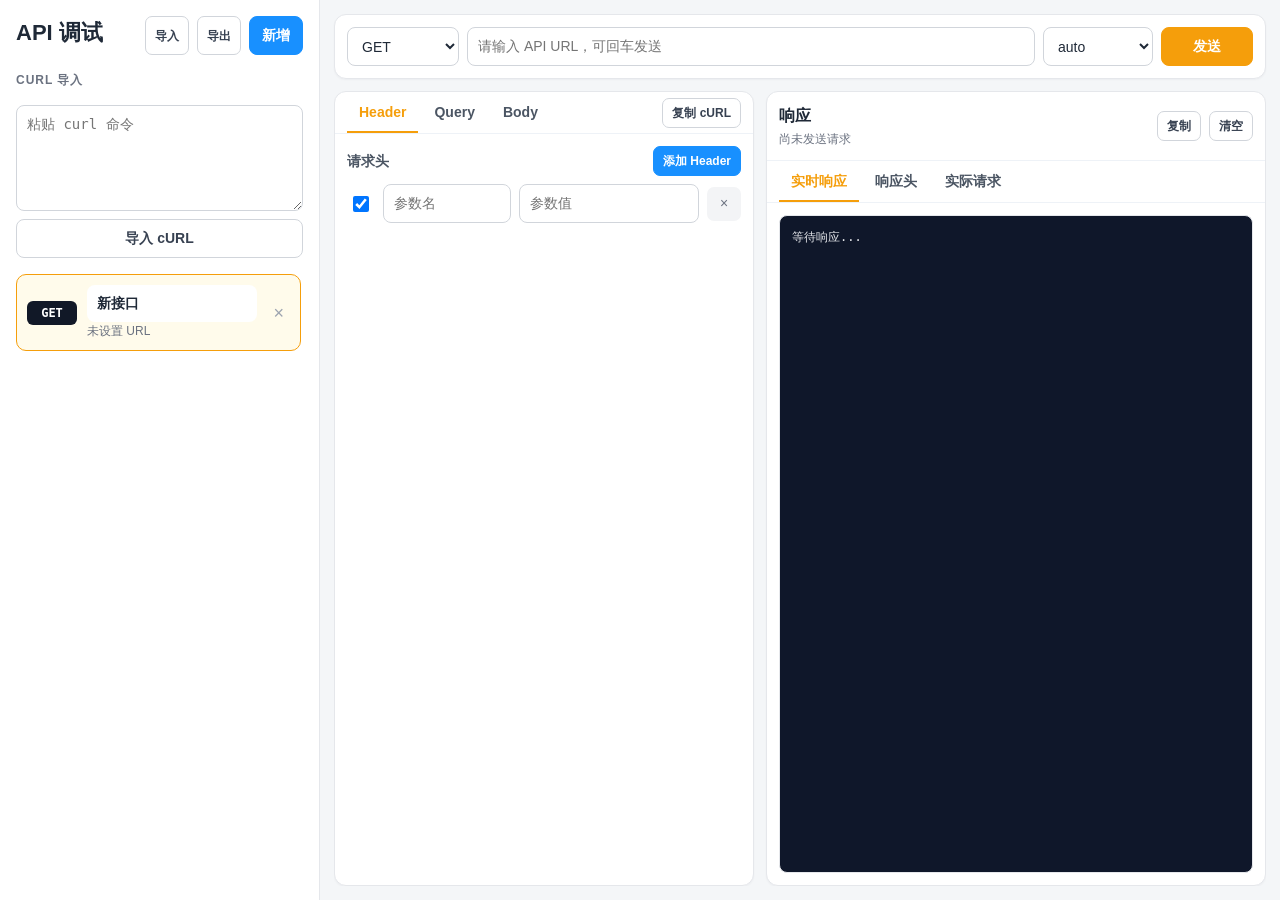
<file: src/api_debugger/index.html>
<!doctype html>
<html lang="zh-CN">
  <head>
    <meta charset="UTF-8" />
    <meta name="viewport" content="width=device-width, initial-scale=1.0" />
    <title>API 调试 - 豆豆</title>
    <link href="../../lib/jsoneditor.min.css" rel="stylesheet" type="text/css" />
    <link rel="stylesheet" href="index.css" />
  </head>
  <body>
    <div class="page">
      <aside class="sidebar">
        <header class="sidebar-header">
          <div>
            <h1>API 调试</h1>
          </div>
          <div class="sidebar-actions">
            <button id="import-json-button" class="btn btn-small" type="button">导入</button>
            <button id="export-json-button" class="btn btn-small" type="button">导出</button>
            <button id="add-interface-button" class="btn btn-primary" type="button">
              新增
            </button>
            <input id="import-json-file" type="file" accept="application/json,.json" hidden />
          </div>
        </header>

        <section class="curl-import">
          <div class="section-title">cURL 导入</div>
          <textarea
            id="curl-input"
            placeholder="粘贴 curl 命令"
          ></textarea>
          <button id="import-curl-button" class="btn" type="button">导入 cURL</button>
        </section>

        <section class="interface-section">
          <div id="interface-list" class="interface-list"></div>
        </section>
      </aside>

      <main class="main-content">
        <div class="request-line panel">
          <select id="request-method" class="method-select" aria-label="请求方式">
            <option>GET</option>
            <option>POST</option>
            <option>PUT</option>
            <option>DELETE</option>
          </select>
          <input
            id="request-url"
            class="url-input"
            type="url"
            placeholder="请输入 API URL，可回车发送"
            autocomplete="off"
          />
          <select id="request-protocol" class="protocol-select" aria-label="HTTP 协议">
            <option value="auto">auto</option>
            <option value="http/1.1">http/1.1</option>
            <option value="http/2">http/2</option>
          </select>
          <button id="send-button" class="btn btn-send" type="button">发送</button>
        </div>

        <div class="debugger-grid">
          <section class="request-panel panel">
            <div class="request-tabs-row">
              <div class="tabs" id="request-tabs">
                <button class="tab active" data-tab="headers" type="button">Header</button>
                <button class="tab" data-tab="query" type="button">Query</button>
                <button class="tab" data-tab="body" type="button">Body</button>
              </div>
              <div class="request-actions">
                <button id="copy-curl-button" class="btn btn-small" type="button">复制 cURL</button>
              </div>
            </div>

          <div class="tab-panels">
            <section id="request-tab-headers" class="tab-panel active">
              <div class="table-toolbar">
                <span>请求头</span>
                <button id="add-header-button" class="btn btn-primary btn-small" type="button">
                  添加 Header
                </button>
              </div>
              <div id="headers-table" class="kv-table"></div>
            </section>

            <section id="request-tab-query" class="tab-panel">
              <div class="table-toolbar">
                <span>Query 参数</span>
                <button id="add-query-button" class="btn btn-primary btn-small" type="button">
                  添加 Query
                </button>
              </div>
              <div id="query-table" class="kv-table"></div>
            </section>

            <section id="request-tab-body" class="tab-panel">
              <div class="body-mode-row">
                <label><input type="radio" name="body-type" value="none" /> none</label>
                <label><input type="radio" name="body-type" value="form-data" /> form-data</label>
                <label><input type="radio" name="body-type" value="raw" /> raw</label>
              </div>

              <div id="body-form-data" class="body-subpanel">
                <div class="table-toolbar">
                  <span>Form Data</span>
                  <button id="add-form-data-button" class="btn btn-primary btn-small" type="button">
                    添加字段
                  </button>
                </div>
                <div id="form-data-table" class="kv-table"></div>
              </div>

              <div id="body-raw" class="body-subpanel">
                <div class="raw-toolbar">
                  <span>Raw Body</span>
                  <select id="raw-format" aria-label="Raw 格式">
                    <option value="json">JSON</option>
                    <option value="text">Text</option>
                  </select>
                </div>
                <div id="raw-body-jsoneditor" class="raw-body-jsoneditor"></div>
                <textarea id="raw-body" class="raw-body" spellcheck="false"></textarea>
              </div>
            </section>
          </div>
        </section>

        <section class="response-panel panel">
          <div class="response-title-row">
            <div>
              <h2>响应</h2>
              <p id="response-summary" class="response-summary">尚未发送请求</p>
            </div>
            <div class="response-actions">
              <button id="copy-response-button" class="btn btn-small" type="button">复制</button>
              <button id="clear-response-button" class="btn btn-small" type="button">清空</button>
            </div>
          </div>

          <div class="tabs" id="response-tabs">
            <button class="tab active" data-tab="beautified" type="button">实时响应</button>
            <button class="tab" data-tab="headers" type="button">响应头</button>
            <button class="tab" data-tab="request" type="button">实际请求</button>
          </div>

          <div class="response-content">
            <div id="response-beautified" class="response-view active">
              <div id="response-jsoneditor"></div>
              <pre id="response-text-preview" class="response-pre" hidden></pre>
            </div>
            <pre id="response-headers" class="response-view response-pre"></pre>
            <pre id="actual-request" class="response-view response-pre"></pre>
          </div>
        </section>
        </div>
      </main>
    </div>

    <script src="../../lib/jsoneditor.min.js"></script>
    <script type="module" src="index.js"></script>
  </body>
</html>
</file>
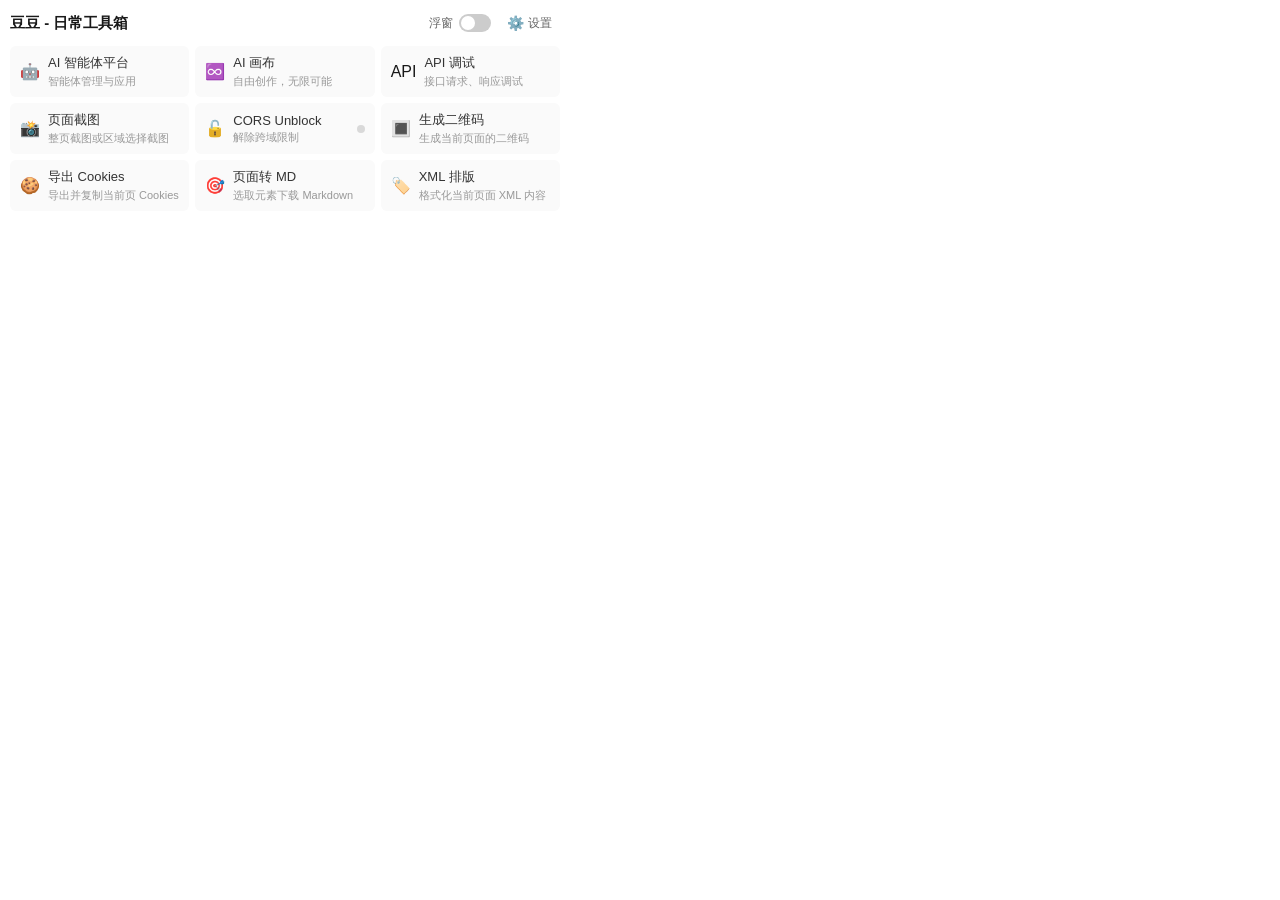
<file: src/popup.html>
<!doctype html>
<html>
  <head>
    <meta charset="UTF-8" />
    <link rel="stylesheet" href="popup.css" />
  </head>
  <body>
    <div class="container">
      <div class="main-header">
        <h2>豆豆 - 日常工具箱</h2>
        <div class="header-actions">
          <div
            class="toggle-btn"
            id="doudou-toggle"
            title="控制页面中豆豆按钮的显示隐藏"
          >
            <span class="toggle-label">浮窗</span>
            <label class="toggle-switch">
              <input type="checkbox" id="doudou-toggle-input" />
              <span class="toggle-slider"></span>
            </label>
          </div>
          <div class="settings-btn" id="settings" title="设置">
            <span class="icon">⚙️</span>
            <span class="label">设置</span>
          </div>
          <a
            class="upgrade-btn hidden"
            id="upgrade-btn"
            href="https://github.com/undsky/doudou"
            target="_blank"
            title="发现新版本"
          >
            <span class="icon">🚀</span>
            <span class="label">升级</span>
          </a>
        </div>
      </div>
      <div class="content" id="main-view">
        <div class="category-items">
          <div class="menu-item" id="ai-agent-platform">
            <span class="icon">🤖</span>
            <div class="text">
              <span class="label">AI 智能体平台</span>
              <span class="desc">智能体管理与应用</span>
            </div>
          </div>
          <div class="menu-item" id="infinite-canvas">
            <span class="icon">♾️</span>
            <div class="text">
              <span class="label">AI 画布</span>
              <span class="desc">自由创作，无限可能</span>
            </div>
          </div>
          <div class="menu-item" id="api-debugger">
            <span class="icon">API</span>
            <div class="text">
              <span class="label">API 调试</span>
              <span class="desc">接口请求、响应调试</span>
            </div>
          </div>
          <div class="menu-item-wrapper" style="position: relative">
            <div class="menu-item" id="page-screenshot">
              <span class="icon">📸</span>
              <div class="text">
                <span class="label">页面截图</span>
                <span class="desc">整页截图或区域选择截图</span>
              </div>
            </div>
            <div class="screenshot-submenu" id="screenshot-submenu">
              <div class="screenshot-submenu-item" id="screenshot-full">
                <span class="icon">📄</span>
                <span>整页截图</span>
              </div>
              <div class="screenshot-submenu-item" id="screenshot-select">
                <span class="icon">✂️</span>
                <span>选择截图</span>
              </div>
            </div>
          </div>
          <div class="menu-item" id="cors-unblock">
            <span class="icon">🔓</span>
            <div class="text">
              <span class="label">CORS Unblock</span>
              <span class="desc">解除跨域限制</span>
            </div>
            <span class="cors-status" id="cors-status"></span>
          </div>
          <div class="menu-item" id="generate-qrcode">
            <span class="icon">🔳</span>
            <div class="text">
              <span class="label">生成二维码</span>
              <span class="desc">生成当前页面的二维码</span>
            </div>
          </div>
          <div class="menu-item" id="export-cookies">
            <span class="icon">🍪</span>
            <div class="text">
              <span class="label">导出 Cookies</span>
              <span class="desc">导出并复制当前页 Cookies</span>
            </div>
          </div>
          <div class="menu-item" id="inspect-download-md">
            <span class="icon">🎯</span>
            <div class="text">
              <span class="label">页面转 MD</span>
              <span class="desc">选取元素下载 Markdown</span>
            </div>
          </div>
          <div class="menu-item" id="format-xml">
            <span class="icon">🏷️</span>
            <div class="text">
              <span class="label">XML 排版</span>
              <span class="desc">格式化当前页面 XML 内容</span>
            </div>
          </div>
        </div>
      </div>
    </div>

    <!-- 自定义确认框 -->
    <div class="confirm-modal" id="confirm-modal">
      <div class="confirm-box">
        <div class="confirm-title" id="confirm-title">提示</div>
        <div class="confirm-message" id="confirm-message"></div>
        <div class="confirm-buttons">
          <button class="confirm-btn confirm-btn-cancel" id="confirm-cancel">
            取消
          </button>
          <button class="confirm-btn confirm-btn-ok" id="confirm-ok">
            确定
          </button>
        </div>
      </div>
    </div>

    <script type="module" src="popup.js"></script>
  </body>
</html>
</file>
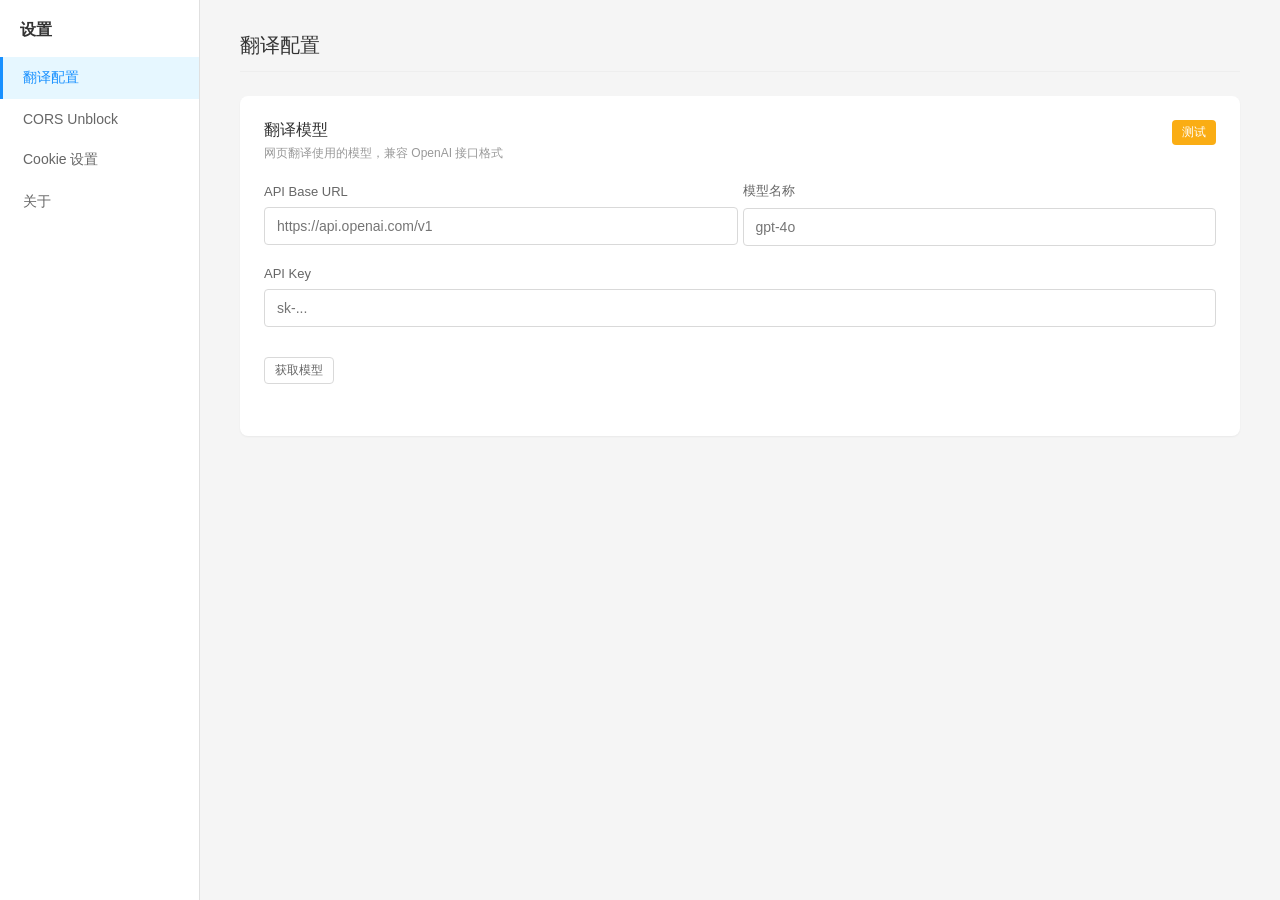
<file: src/settings.html>
<!doctype html>
<html>
  <head>
    <meta charset="UTF-8" />
    <title>设置 - 豆豆助手</title>
    <link rel="stylesheet" href="settings.css" />
  </head>
  <body>
    <!-- 侧边栏 -->
    <div class="sidebar">
      <h2>设置</h2>
      <ul class="nav-menu">
        <li class="nav-item active" data-tab="translate">翻译配置</li>
        <li class="nav-item" data-tab="cors">CORS Unblock</li>

        <li class="nav-item" data-tab="other">Cookie 设置</li>
        <li class="nav-item" data-tab="about">关于</li>
      </ul>
    </div>

    <!-- 主内容区 -->
    <div class="main-content">
      <!-- 翻译配置面板 -->
      <div id="translate-panel" class="panel active">
        <div class="panel-title">翻译配置</div>

        <div class="form-section">
          <div class="translate-section-header">
            <div>
              <h3 style="margin: 0">翻译模型</h3>
              <div class="hint" style="margin-top: 4px">
                网页翻译使用的模型，兼容 OpenAI 接口格式
              </div>
            </div>
            <button
              class="btn btn-warning"
              id="translateTestBtn"
              style="font-size: 12px; padding: 4px 10px"
            >
              测试
            </button>
          </div>

          <div class="form-row" style="align-items: center">
            <div class="form-group" style="flex: 1">
              <label>API Base URL</label>
              <input
                type="url"
                id="translateBaseUrl"
                placeholder="https://api.openai.com/v1"
              />
            </div>
            <div class="form-group">
              <label>模型名称</label>
              <input type="text" id="translateModel" placeholder="gpt-4o" />
            </div>
          </div>
          <div class="form-row">
            <div class="form-group">
              <label>API Key</label>
              <input type="text" id="translateApiKey" placeholder="sk-..." />
            </div>
          </div>
          <div class="form-row" style="margin-top: 10px">
            <div class="form-group" style="width: 100%">
              <div
                style="
                  display: flex;
                  align-items: center;
                  gap: 10px;
                  margin-bottom: 8px;
                "
              >
                <button
                  class="btn btn-secondary"
                  id="translateGetModelsBtn"
                  style="font-size: 12px; padding: 4px 10px"
                >
                  获取模型
                </button>
                <span
                  id="translateGetModelsStatus"
                  style="font-size: 12px; color: #999"
                ></span>
                <input
                  type="text"
                  id="translateModelsFilter"
                  placeholder="筛选模型..."
                  style="
                    width: 200px;
                    padding: 4px 10px;
                    font-size: 12px;
                    border: 1px solid #d9d9d9;
                    border-radius: 4px;
                    display: none;
                    margin-left: auto;
                  "
                />
              </div>
              <div
                id="translateModelsList"
                style="
                  display: none;
                  max-height: calc(100vh - 400px);
                  min-height: 60px;
                  overflow-y: auto;
                  border: 1px solid #d9d9d9;
                  border-radius: 4px;
                  padding: 8px;
                  gap: 6px;
                  grid-template-columns: repeat(3, 1fr);
                "
              ></div>
            </div>
          </div>
        </div>
      </div>

      <!-- CORS 配置面板 -->
      <div id="cors-panel" class="panel cors-panel">
        <header
          class="cors-header"
          style="
            display: flex;
            justify-content: space-between;
            align-items: flex-end;
          "
        >
          <div>
            <h1>CORS Unblock</h1>
            <p style="margin: 0">解除浏览器跨域限制</p>
          </div>
          <div class="cors-config-actions" style="margin-top: 0">
            <button
              class="btn"
              id="import-cors-config"
              style="font-size: 13px; padding: 6px 16px"
            >
              导入
            </button>
            <button
              class="btn"
              id="export-cors-config"
              style="font-size: 13px; padding: 6px 16px"
            >
              导出
            </button>
            <input
              type="file"
              id="import-cors-config-file"
              accept=".json"
              style="display: none"
            />
          </div>
        </header>
        <div class="settings-grid cors-layout-grid">
          <div class="cors-options-column">
            <section class="settings-section form-section">
              <h2>响应头</h2>

              <div class="row">
                <span class="mono">Access-Control-Allow-Origin</span>
                <label class="switch sm">
                  <input type="checkbox" id="cors-allow-origin" checked />
                  <span class="track"></span>
                </label>
              </div>

              <div class="row">
                <span class="mono">Access-Control-Allow-Methods</span>
                <label class="switch sm">
                  <input type="checkbox" id="cors-allow-methods" checked />
                  <span class="track"></span>
                </label>
              </div>

              <div class="row">
                <span class="mono">Access-Control-Allow-Headers</span>
                <label class="switch sm">
                  <input type="checkbox" id="cors-allow-headers" checked />
                  <span class="track"></span>
                </label>
              </div>

              <div class="row">
                <span class="mono">Access-Control-Expose-Headers</span>
                <label class="switch sm">
                  <input type="checkbox" id="cors-expose-headers" checked />
                  <span class="track"></span>
                </label>
              </div>
            </section>

            <section class="settings-section form-section">
              <h2>高级</h2>

              <div class="row">
                <div>
                  <div class="label">移除 CSP 头</div>
                  <div class="hint">Content-Security-Policy 等</div>
                </div>
                <label class="switch sm">
                  <input type="checkbox" id="cors-remove-csp" />
                  <span class="track"></span>
                </label>
              </div>

              <div class="row">
                <div>
                  <div class="label">移除 X-Frame-Options</div>
                  <div class="hint">允许跨域 iframe 嵌入</div>
                </div>
                <label class="switch sm">
                  <input type="checkbox" id="cors-remove-xframe" />
                  <span class="track"></span>
                </label>
              </div>

              <div class="row">
                <div>
                  <div class="label">SharedArrayBuffer</div>
                  <div class="hint">添加 COOP / COEP 头</div>
                </div>
                <label class="switch sm">
                  <input type="checkbox" id="cors-shared-array-buffer" />
                  <span class="track"></span>
                </label>
              </div>

              <div class="row">
                <div>
                  <div class="label">移除 Referer / Origin</div>
                  <div class="hint">对敏感服务器可能有效</div>
                </div>
                <label class="switch sm">
                  <input type="checkbox" id="cors-remove-referer-origin" />
                  <span class="track"></span>
                </label>
              </div>
            </section>
          </div>

          <section class="settings-section form-section cors-url-section">
            <div class="cors-url-header">
              <div>
                <h2>生效链接</h2>
              </div>
              <button
                class="btn btn-primary"
                id="add-cors-effective-url"
                style="font-size: 13px; padding: 6px 16px"
              >
                添加
              </button>
            </div>
            <div id="cors-effective-url-list" class="cors-url-list"></div>
          </section>
        </div>

        <footer class="cors-footer">
          <p>⚠️ 仅用于开发调试，当前模式主要保证无凭据跨域请求</p>
        </footer>
      </div>

      <!-- Cookie 设置面板 -->
      <div id="other-panel" class="panel">
        <div class="panel-title">Cookie 设置</div>
        <div class="form-section">
          <div class="form-group">
            <label>导出格式</label>
            <select id="cookieExportFormat">
              <option value="netscape">Netscape</option>
              <option value="header">Header String</option>
              <option value="object">JSON</option>
              <!-- <option value="detailed">详细对象数组</option> -->
            </select>
          </div>
        </div>
      </div>

      <!-- 关于面板 -->
      <div id="about-panel" class="panel">
        <div class="panel-title">关于豆豆</div>
        <div
          class="about-content"
          style="text-align: center; padding: 40px 20px"
        >
          <img
            src="../icons/doudou_128.png"
            alt="Logo"
            style="width: 80px; height: 80px; margin-bottom: 20px"
          />
          <h2 style="margin: 0 0 10px; font-size: 24px; color: #333">
            豆豆 - 日常工具箱
          </h2>
          <p
            id="app-version"
            style="margin: 0 0 30px; color: #666; font-size: 14px"
          >
            版本 v1.0.0
          </p>

          <div
            class="about-links"
            style="display: flex; gap: 20px; justify-content: center"
          >
            <a
              href="https://github.com/undsky/doudou"
              target="_blank"
              class="btn btn-primary"
              >源码</a
            >
            <a
              href="https://www.undsky.com"
              target="_blank"
              class="btn btn-primary"
              >作者</a
            >
          </div>

          <div
            style="
              margin-top: 30px;
              display: flex;
              gap: 40px;
              justify-content: center;
              align-items: flex-start;
            "
          >
            <div>
              <p style="color: #666; font-size: 14px; margin-bottom: 10px">
                微信公众号
              </p>
              <img
                src="../assets/gh.jpg"
                alt="微信公众号"
                style="
                  width: 200px;
                  border-radius: 8px;
                  box-shadow: 0 2px 8px rgba(0, 0, 0, 0.1);
                "
              />
            </div>
            <div>
              <p style="color: #666; font-size: 14px; margin-bottom: 10px">
                QQ 交流群（1095058701）
              </p>
              <img
                src="../assets/qqqun.jpg"
                alt="QQ 交流群"
                style="
                  width: 200px;
                  border-radius: 8px;
                  box-shadow: 0 2px 8px rgba(0, 0, 0, 0.1);
                "
              />
            </div>
          </div>
        </div>
      </div>
    </div>

    <div class="toast" id="toast"></div>

    <!-- Confirm Modal -->
    <div id="confirm-modal" class="modal-overlay">
      <div class="modal">
        <div class="modal-content">
          <h3 id="confirm-title" style="margin-bottom: 12px; font-size: 16px">
            确认
          </h3>
          <p
            id="confirm-message"
            style="margin-bottom: 24px; color: #666; font-size: 14px"
          >
            您确定要执行此操作吗？
          </p>
          <div
            class="modal-actions"
            style="display: flex; justify-content: flex-end; gap: 12px"
          >
            <button id="btn-cancel" class="btn-cancel">取消</button>
            <button id="btn-confirm" class="btn-danger">确认</button>
          </div>
        </div>
      </div>
    </div>

    <script type="module" src="settings.js"></script>
  </body>
</html>
</file>
<file: src/api_debugger/index.css>
* {
  box-sizing: border-box;
  margin: 0;
  padding: 0;
}

html,
body {
  height: 100%;
  overflow: hidden;
}

body,
button,
input,
select,
textarea {
  font: 14px/1.5 -apple-system, BlinkMacSystemFont, "Segoe UI", Roboto,
    "Helvetica Neue", Arial, sans-serif;
}

body {
  background: #f4f6f8;
  color: #1f2937;
}

button,
select,
input,
textarea {
  color: inherit;
}

.page {
  display: flex;
  height: 100vh;
  overflow: hidden;
}

.sidebar {
  width: 320px;
  min-width: 320px;
  display: flex;
  flex-direction: column;
  gap: 16px;
  padding: 16px;
  border-right: 1px solid #e5e7eb;
  background: #fff;
  overflow: hidden;
}

.sidebar-header,
.curl-import {
  flex: none;
}

.sidebar-header {
  display: flex;
  align-items: flex-start;
  justify-content: space-between;
  gap: 12px;
}

.sidebar-actions {
  display: flex;
  flex: none;
  flex-wrap: wrap;
  justify-content: flex-end;
  gap: 8px;
}

.sidebar-header h1 {
  font-size: 22px;
  font-weight: 700;
  margin-bottom: 4px;
}

.sidebar-header p,
.response-title-row p {
  color: #6b7280;
  font-size: 12px;
}

.section-title {
  color: #6b7280;
  font-size: 12px;
  font-weight: 700;
  letter-spacing: 0.08em;
  margin-bottom: 8px;
  text-transform: uppercase;
}

.curl-import,
.interface-section {
  display: flex;
  flex-direction: column;
  gap: 8px;
}

.interface-section {
  flex: 1;
  min-height: 0;
}

#curl-input {
  width: 100%;
  min-height: 106px;
  resize: vertical;
}

.interface-list {
  flex: 1;
  min-height: 0;
  display: flex;
  flex-direction: column;
  gap: 8px;
  overflow-x: hidden;
  overflow-y: auto;
  padding-right: 2px;
}

.interface-item {
  display: grid;
  grid-template-columns: auto minmax(0, 1fr) auto;
  gap: 10px;
  align-items: center;
  width: 100%;
  border: 1px solid #e5e7eb;
  border-radius: 10px;
  background: #fff;
  padding: 10px;
  cursor: pointer;
  text-align: left;
}

.interface-item:hover,
.interface-item.active {
  border-color: #f59e0b;
  background: #fffbeb;
}

.method-badge {
  min-width: 50px;
  border-radius: 6px;
  background: #111827;
  color: #fff;
  font-family: ui-monospace, SFMono-Regular, Menlo, Consolas, monospace;
  font-size: 12px;
  font-weight: 700;
  padding: 3px 6px;
  text-align: center;
}

.interface-title-input {
  width: 100%;
  border: 0;
  background: #fff;
  box-shadow: none;
  color: #1f2937;
  font-weight: 650;
  outline: 0;
}

.interface-title-input::placeholder {
  color: #1f2937;
  opacity: 1;
}

.interface-url {
  display: block;
  color: #6b7280;
  font-size: 12px;
  overflow: hidden;
  text-overflow: ellipsis;
  white-space: nowrap;
}

.delete-interface {
  border: 0;
  background: transparent;
  color: #9ca3af;
  cursor: pointer;
  font-size: 18px;
  line-height: 1;
  padding: 2px 6px;
}

.delete-interface:hover {
  color: #ef4444;
}

.main-content {
  flex: 1;
  min-width: 0;
  display: grid;
  grid-template-rows: auto minmax(0, 1fr);
  gap: 12px;
  padding: 14px;
  overflow: hidden;
}

.debugger-grid {
  min-height: 0;
  display: grid;
  grid-template-columns: minmax(420px, 44%) minmax(0, 1fr);
  gap: 12px;
  overflow: hidden;
}

.panel {
  min-height: 0;
  border: 1px solid #e5e7eb;
  border-radius: 12px;
  background: #fff;
  box-shadow: 0 1px 2px rgba(15, 23, 42, 0.04);
}

.request-panel,
.response-panel {
  display: flex;
  flex-direction: column;
  overflow: hidden;
}

.request-line {
  display: grid;
  grid-template-columns: 112px minmax(220px, 1fr) 110px 92px;
  gap: 8px;
  padding: 12px;
}


input,
select,
textarea {
  border: 1px solid #d1d5db;
  border-radius: 8px;
  background: #fff;
  outline: none;
  padding: 8px 10px;
  transition: border-color 0.15s ease, box-shadow 0.15s ease;
}

input:focus,
select:focus,
textarea:focus {
  border-color: #f59e0b;
  box-shadow: 0 0 0 3px rgba(245, 158, 11, 0.15);
}

.interface-title-input:focus {
  border: 0;
  box-shadow: none;
}

textarea {
  font-family: ui-monospace, SFMono-Regular, Menlo, Consolas, monospace;
}

.btn {
  border: 1px solid #d1d5db;
  border-radius: 8px;
  background: #fff;
  color: #374151;
  cursor: pointer;
  font-weight: 600;
  padding: 8px 12px;
}

.btn:hover {
  background: #f9fafb;
}

.btn-primary {
  border-color: #1890ff;
  background: #1890ff;
  color: #fff;
}

.btn-primary:hover {
  border-color: #40a9ff;
  background: #40a9ff;
}

.btn-send {
  border-color: #f59e0b;
  background: #f59e0b;
  color: #fff;
}

.btn-send:hover {
  background: #d97706;
}

.btn:disabled {
  cursor: not-allowed;
  opacity: 0.6;
}

.btn-small {
  border-radius: 7px;
  font-size: 12px;
  padding: 5px 9px;
}

.request-tabs-row {
  display: flex;
  align-items: center;
  justify-content: space-between;
  border-bottom: 1px solid #eef2f7;
}

.request-tabs-row .tabs {
  border-bottom: none;
}

.request-actions {
  display: flex;
  align-items: center;
  padding-right: 12px;
}

.tabs {
  display: flex;
  flex: none;
  gap: 4px;
  padding: 0 12px;
  border-bottom: 1px solid #eef2f7;
}

.tab {
  border: 0;
  border-bottom: 2px solid transparent;
  background: transparent;
  color: #4b5563;
  cursor: pointer;
  font-weight: 650;
  padding: 10px 12px 8px;
}

.tab:hover,
.tab.active {
  color: #f59e0b;
}

.tab.active {
  border-bottom-color: #f59e0b;
}

.tab-panels {
  flex: 1;
  min-height: 0;
  overflow: auto;
  padding: 12px;
}

.tab-panel,
.body-subpanel,
.response-view {
  display: none;
}

.tab-panel.active,
.body-subpanel.active,
.response-view.active {
  display: block;
}

#request-tab-body.active,
#body-raw.active {
  height: 100%;
  min-height: 0;
  display: flex;
  flex-direction: column;
}

.table-toolbar,
.raw-toolbar {
  display: flex;
  align-items: center;
  justify-content: space-between;
  gap: 12px;
  margin-bottom: 8px;
  color: #4b5563;
  font-weight: 650;
}

.kv-table {
  display: flex;
  flex-direction: column;
  gap: 6px;
}

.kv-row {
  display: grid;
  grid-template-columns: 28px minmax(120px, 1fr) minmax(160px, 1.4fr) 34px;
  gap: 8px;
  align-items: center;
}

.kv-row-form-data {
  display: grid;
  grid-template-columns: 28px minmax(100px, 1fr) 88px minmax(140px, 1.4fr) 34px;
  gap: 8px;
  align-items: center;
}

.kv-type-select {
  height: 35px;
  padding: 6px 8px;
  font-size: 13px;
  background-color: #f9fafb;
  border: 1px solid #d1d5db;
  border-radius: 8px;
  cursor: pointer;
  outline: none;
  transition: border-color 0.15s ease, box-shadow 0.15s ease;
}

.kv-type-select:focus {
  border-color: #f59e0b;
  box-shadow: 0 0 0 3px rgba(245, 158, 11, 0.15);
}

.kv-value-container {
  min-width: 0;
  display: flex;
}

.kv-value-container input[type="text"],
.kv-value-container input[type="number"] {
  width: 100%;
}

.kv-file-control {
  width: 100%;
  display: flex;
  align-items: center;
  gap: 8px;
  height: 35px;
  padding: 4px 8px;
  border: 1px dashed #d1d5db;
  border-radius: 8px;
  background: #fdfdfd;
  min-width: 0;
  transition: border-color 0.15s ease, background-color 0.15s ease;
  cursor: pointer;
  user-select: none;
}

.kv-file-control:hover,
.kv-file-control.dragover {
  border-color: #f59e0b;
  background: #fffbeb;
}

.kv-file-control.has-file {
  border-style: solid;
  border-color: #cbd5e1;
  background: #f8fafc;
}

.btn-file-select {
  flex: none;
  padding: 3px 8px;
  font-size: 12px;
  height: 25px;
  line-height: 1;
  border-radius: 6px;
  background: #fff;
  border: 1px solid #d1d5db;
  color: #374151;
  cursor: pointer;
  transition: background-color 0.15s ease;
}

.btn-file-select:hover {
  background: #f3f4f6;
}

.kv-file-info {
  flex: 1;
  min-width: 0;
  font-size: 12px;
  color: #6b7280;
  overflow: hidden;
  text-overflow: ellipsis;
  white-space: nowrap;
}

.kv-file-control.has-file .kv-file-info {
  color: #1f2937;
  font-weight: 500;
}

.kv-file-remove {
  flex: none;
  display: flex;
  align-items: center;
  justify-content: center;
  width: 18px;
  height: 18px;
  border: 0;
  border-radius: 50%;
  background: transparent;
  color: #9ca3af;
  cursor: pointer;
  font-size: 14px;
  line-height: 1;
  padding: 0;
}

.kv-file-remove:hover {
  background: #fee2e2;
  color: #dc2626;
}

.kv-row input[type="checkbox"] {
  width: 16px;
  height: 16px;
  justify-self: center;
  padding: 0;
}

.kv-row input[type="text"],
.kv-row input[type="number"] {
  min-width: 0;
}

.kv-delete {
  border: 0;
  border-radius: 7px;
  background: #f3f4f6;
  color: #6b7280;
  cursor: pointer;
  height: 34px;
}

.kv-delete:hover {
  background: #fee2e2;
  color: #dc2626;
}

.body-mode-row {
  display: flex;
  gap: 18px;
  margin-bottom: 12px;
}

.body-mode-row label {
  display: flex;
  align-items: center;
  gap: 6px;
  cursor: pointer;
}

.raw-toolbar select {
  min-width: 96px;
}

.raw-body,
.raw-body-jsoneditor {
  flex: 1;
  width: 100%;
  min-height: 0;
}

.raw-body {
  resize: none;
}

.raw-body-jsoneditor.hidden {
  display: none;
}

.raw-body-jsoneditor .jsoneditor {
  height: 100%;
  min-height: 0;
}

.response-title-row {
  display: flex;
  align-items: center;
  justify-content: space-between;
  gap: 12px;
  padding: 12px;
  border-bottom: 1px solid #eef2f7;
}

.response-actions {
  display: flex;
  flex: none;
  gap: 8px;
}

.response-title-row h2 {
  font-size: 16px;
  margin-bottom: 2px;
}

.response-summary.success {
  color: #059669;
}

.response-summary.error {
  color: #dc2626;
}

.response-content {
  flex: 1;
  min-height: 0;
  overflow: hidden;
  padding: 12px;
}

#response-beautified {
  height: 100%;
}

#response-jsoneditor {
  height: 100%;
  min-height: 160px;
}

#response-jsoneditor.hidden {
  display: none;
}

.response-pre {
  width: 100%;
  height: 100%;
  overflow: auto;
  border: 1px solid #e5e7eb;
  border-radius: 8px;
  background: #0f172a;
  color: #e5e7eb;
  font-family: ui-monospace, SFMono-Regular, Menlo, Consolas, monospace;
  font-size: 12px;
  line-height: 1.6;
  padding: 12px;
  white-space: pre-wrap;
  word-break: break-word;
}

.jsoneditor {
  border: 1px solid #e5e7eb !important;
  border-radius: 8px;
  overflow: hidden;
}

.jsoneditor-menu {
  background: #111827 !important;
  border-bottom: 0 !important;
}

.jsoneditor-menu,
.jsoneditor-menu button,
.jsoneditor-menu button span,
.jsoneditor-menu .jsoneditor-modes button {
  color: #fff !important;
  opacity: 1 !important;
}

.jsoneditor-contextmenu .jsoneditor-menu li button:hover,
.jsoneditor-contextmenu .jsoneditor-menu li button:focus,
.jsoneditor-contextmenu .jsoneditor-menu li button.jsoneditor-selected:hover,
.jsoneditor-contextmenu .jsoneditor-menu li button.jsoneditor-selected:focus {
  background: #f3f4f6 !important;
  color: #111827 !important;
}

.jsoneditor-contextmenu .jsoneditor-menu li button.jsoneditor-selected {
  background: #ef4444 !important;
  color: #fff !important;
}

.jsoneditor-menu button::before,
.jsoneditor-menu button::after,
.jsoneditor-menu button span::before,
.jsoneditor-menu button span::after {
  filter: brightness(0) invert(1);
  opacity: 1 !important;
}

.jsoneditor-contextmenu ul {
  background: #fff !important;
  border: 1px solid #e0e0e0 !important;
  border-radius: 6px !important;
  box-shadow: 0 4px 12px rgba(0, 0, 0, 0.1) !important;
}

.jsoneditor-contextmenu ul li button {
  background: #fff !important;
  color: #333 !important;
}

.jsoneditor-contextmenu ul li button:hover {
  background: #f5f5f5 !important;
}

.empty-state {
  border: 1px dashed #d1d5db;
  border-radius: 10px;
  color: #9ca3af;
  padding: 18px;
  text-align: center;
}

.warning-line {
  color: #d97706;
}

@media (max-width: 980px) {
  .page {
    flex-direction: column;
  }

  .sidebar {
    width: 100%;
    min-width: 0;
    max-height: 260px;
    border-right: 0;
    border-bottom: 1px solid #e5e7eb;
  }

  .main-content {
    grid-template-rows: auto minmax(0, 1fr);
  }

  .debugger-grid {
    grid-template-columns: 1fr;
    grid-template-rows: minmax(320px, 48%) minmax(260px, 1fr);
  }

  .request-line {
    grid-template-columns: 96px 1fr 100px;
  }

  .btn-send {
    grid-column: auto;
  }
}

/* ==========================================================================
   JSONEditor 图片智能预览 (Image Preview Popover & Modal)
   ========================================================================== */

/* JSON 节点高亮及图片标识 */
.json-image-node .jsoneditor-value {
  position: relative;
  cursor: pointer;
}

.json-image-node .jsoneditor-value::after {
  content: " 🖼️";
  font-size: 11px;
  opacity: 0.65;
  vertical-align: middle;
  pointer-events: none;
  transition: opacity 0.15s ease;
}

.json-image-node .jsoneditor-value:hover::after {
  opacity: 1;
}

/* 代码模式下被识别的图片字符串高亮 */
.ace_string.json-image-detected {
  cursor: pointer;
  text-decoration: underline dotted #f59e0b;
}

/* 悬浮预览卡片 (Popover) */
.json-image-popover {
  position: fixed;
  z-index: 9999;
  width: 290px;
  background: #ffffff;
  border: 1px solid #e5e7eb;
  border-radius: 12px;
  box-shadow: 0 12px 28px -4px rgba(15, 23, 42, 0.18), 0 8px 12px -6px rgba(15, 23, 42, 0.08);
  padding: 10px;
  display: flex;
  flex-direction: column;
  gap: 8px;
  opacity: 1;
  transform: translateY(0) scale(1);
  transform-origin: top center;
  transition: opacity 0.15s ease, transform 0.15s ease;
  pointer-events: auto;
  user-select: none;
}

.json-image-popover.hidden {
  opacity: 0;
  transform: translateY(6px) scale(0.96);
  pointer-events: none;
}

.jip-header {
  display: flex;
  align-items: center;
  justify-content: space-between;
  gap: 8px;
  font-size: 12px;
}

.jip-format-badge {
  background: #fef3c7;
  color: #92400e;
  border: 1px solid #fde68a;
  border-radius: 5px;
  padding: 1px 6px;
  font-size: 11px;
  font-weight: 700;
  letter-spacing: 0.04em;
  text-transform: uppercase;
}

.jip-meta-text {
  color: #6b7280;
  font-size: 11px;
  overflow: hidden;
  text-overflow: ellipsis;
  white-space: nowrap;
}

.jip-preview-container {
  position: relative;
  width: 100%;
  height: 180px;
  min-height: 180px;
  border-radius: 8px;
  overflow: hidden;
  border: 1px solid #e5e7eb;
  display: flex;
  align-items: center;
  justify-content: center;
  background-color: #f8fafc;
  background-image:
    linear-gradient(45deg, #e2e8f0 25%, transparent 25%),
    linear-gradient(-45deg, #e2e8f0 25%, transparent 25%),
    linear-gradient(45deg, transparent 75%, #e2e8f0 75%),
    linear-gradient(-45deg, transparent 75%, #e2e8f0 75%);
  background-size: 16px 16px;
  background-position: 0 0, 0 8px, 8px -8px, -8px 0;
  cursor: zoom-in;
}

.jip-image {
  max-width: 100%;
  max-height: 100%;
  object-fit: contain;
  display: block;
  transition: transform 0.2s ease;
}

.jip-preview-container:hover .jip-image {
  transform: scale(1.03);
}

.jip-loading-spinner {
  position: absolute;
  width: 28px;
  height: 28px;
  border: 3px solid #e5e7eb;
  border-top-color: #f59e0b;
  border-radius: 50%;
  animation: jip-spin 0.8s linear infinite;
}

@keyframes jip-spin {
  to {
    transform: rotate(360deg);
  }
}

.jip-error {
  position: absolute;
  inset: 0;
  display: flex;
  flex-direction: column;
  align-items: center;
  justify-content: center;
  gap: 6px;
  color: #ef4444;
  font-size: 12px;
  background: rgba(254, 242, 242, 0.9);
  padding: 12px;
  text-align: center;
}

.jip-error.hidden,
.jip-loading-spinner.hidden {
  display: none;
}

.jip-actions {
  display: grid;
  grid-template-columns: repeat(4, 1fr);
  gap: 6px;
}

.jip-btn {
  display: inline-flex;
  align-items: center;
  justify-content: center;
  padding: 5px 0;
  font-size: 11px;
  font-weight: 500;
  border: 1px solid #e5e7eb;
  border-radius: 6px;
  background: #ffffff;
  color: #374151;
  cursor: pointer;
  transition: all 0.15s ease;
}

.jip-btn:hover {
  border-color: #f59e0b;
  background: #fffbeb;
  color: #b45309;
}

.jip-btn:active {
  transform: scale(0.97);
}

/* ==========================================================================
   全屏大图预览弹窗 (Image Modal)
   ========================================================================== */
.image-preview-modal {
  position: fixed;
  inset: 0;
  z-index: 100000;
  display: flex;
  align-items: center;
  justify-content: center;
  padding: 20px;
  opacity: 1;
  transition: opacity 0.2s ease;
}

.image-preview-modal.hidden {
  opacity: 0;
  pointer-events: none;
}

.ipm-backdrop {
  position: absolute;
  inset: 0;
  background: rgba(15, 23, 42, 0.78);
  backdrop-filter: blur(6px);
  cursor: pointer;
}

.ipm-container {
  position: relative;
  z-index: 1;
  max-width: 92vw;
  max-height: 92vh;
  display: flex;
  flex-direction: column;
  gap: 10px;
  align-items: center;
}

.ipm-toolbar {
  display: flex;
  align-items: center;
  justify-content: space-between;
  width: 100%;
  min-width: 320px;
  padding: 8px 14px;
  background: rgba(30, 41, 59, 0.9);
  border: 1px solid rgba(255, 255, 255, 0.12);
  border-radius: 10px;
  color: #fff;
  box-shadow: 0 8px 20px rgba(0, 0, 0, 0.25);
}

.ipm-info {
  display: flex;
  align-items: center;
  gap: 10px;
  font-size: 12px;
}

.ipm-badge {
  background: #f59e0b;
  color: #111827;
  font-weight: 700;
  font-size: 11px;
  padding: 2px 7px;
  border-radius: 4px;
  text-transform: uppercase;
}

.ipm-meta {
  color: #cbd5e1;
  font-size: 12px;
}

.ipm-actions {
  display: flex;
  align-items: center;
  gap: 8px;
}

.ipm-btn {
  padding: 4px 10px;
  font-size: 12px;
  border-radius: 6px;
  border: 1px solid rgba(255, 255, 255, 0.2);
  background: rgba(255, 255, 255, 0.1);
  color: #fff;
  cursor: pointer;
  transition: all 0.15s ease;
}

.ipm-btn:hover {
  background: rgba(255, 255, 255, 0.25);
  border-color: #f59e0b;
  color: #fef3c7;
}

.ipm-btn-close {
  padding: 4px 8px;
  font-size: 14px;
  font-weight: 700;
  line-height: 1;
}

.ipm-body {
  position: relative;
  max-width: 90vw;
  max-height: calc(90vh - 60px);
  border-radius: 10px;
  overflow: auto;
  border: 1px solid rgba(255, 255, 255, 0.15);
  box-shadow: 0 16px 36px rgba(0, 0, 0, 0.4);
  background-color: #1e293b;
  background-image:
    linear-gradient(45deg, #334155 25%, transparent 25%),
    linear-gradient(-45deg, #334155 25%, transparent 25%),
    linear-gradient(45deg, transparent 75%, #334155 75%),
    linear-gradient(-45deg, transparent 75%, #334155 75%);
  background-size: 20px 20px;
  background-position: 0 0, 0 10px, 10px -10px, -10px 0;
  display: flex;
  align-items: center;
  justify-content: center;
}

.ipm-image {
  display: block;
  max-width: 100%;
  max-height: calc(90vh - 60px);
  object-fit: contain;
}
</file>
<file: src/popup.css>
body {
  width: 570px;
  box-sizing: border-box;
  /* min-height removed to allow content to dictate height naturally */
  padding: 10px;
  font-family:
    -apple-system, BlinkMacSystemFont, "Segoe UI", Roboto, sans-serif;
  background: #fff;
  margin: 0;
  overflow: hidden;
}

.container {
  display: flex;
  flex-direction: column;
}

h2 {
  margin: 0;
  padding: 0;
  font-size: 15px;
  font-weight: 600;
  color: #1a1a1a;
  border: none;
}

.main-header {
  display: flex;
  justify-content: space-between;
  align-items: center;
  margin-bottom: 10px;
}

/* 头部操作区 */
.header-actions {
  display: flex;
  align-items: center;
  /* gap: 8px; */
}

.toggle-btn {
  display: flex;
  align-items: center;
  gap: 6px;
  font-size: 12px;
  color: #666;
  padding: 4px 8px;
  border-radius: 4px;
}

.toggle-label {
  font-weight: 400;
}

.toggle-switch {
  position: relative;
  display: inline-block;
  width: 32px;
  height: 18px;
}

.toggle-switch input {
  opacity: 0;
  width: 0;
  height: 0;
}

.toggle-slider {
  position: absolute;
  cursor: pointer;
  top: 0;
  left: 0;
  right: 0;
  bottom: 0;
  background-color: #ccc;
  border-radius: 18px;
  transition: 0.2s;
}

.toggle-slider::before {
  content: "";
  position: absolute;
  height: 14px;
  width: 14px;
  left: 2px;
  bottom: 2px;
  background-color: #fff;
  border-radius: 50%;
  transition: 0.2s;
}

.toggle-switch input:checked + .toggle-slider {
  background-color: #1890ff;
}

.toggle-switch input:checked + .toggle-slider::before {
  transform: translateX(14px);
}

.settings-btn {
  display: flex;
  align-items: center;
  gap: 4px;
  font-size: 12px;
  color: #666;
  cursor: pointer;
  padding: 4px 8px;
  border-radius: 4px;
  transition: all 0.15s ease;
}

.settings-btn:hover {
  background: #f0f0f0;
  color: #333;
}

.settings-btn .icon {
  font-size: 14px;
}

.settings-btn .label {
  font-weight: 400;
}

.upgrade-btn {
  display: flex;
  align-items: center;
  gap: 4px;
  font-size: 12px;
  color: #fff;
  background: #ff4d4f;
  cursor: pointer;
  padding: 4px 8px;
  border-radius: 4px;
  transition: all 0.15s ease;
  text-decoration: none;
  animation: upgrade-pulse 2s ease-in-out infinite;
}

.upgrade-btn:hover {
  background: #ff7875;
  color: #fff;
}

.upgrade-btn .icon {
  font-size: 14px;
}

.upgrade-btn .label {
  font-weight: 500;
}

@keyframes upgrade-pulse {
  0%,
  100% {
    opacity: 1;
  }
  50% {
    opacity: 0.7;
  }
}

.subtitle {
  font-size: 12px;
  color: #999;
  font-weight: 400;
}

.content {
  display: flex;
  flex-direction: column;
  gap: 10px;
}

/* 极简分类样式 */
.category {
  border: none;
  border-radius: 0;
  overflow: visible;
}

.category-header {
  display: flex;
  align-items: center;
  padding: 6px 10px;
  background: #e8e8e8;
  color: #333;
  border-radius: 6px;
  margin-bottom: 6px;
}

.category-icon {
  font-size: 14px;
  margin-right: 6px;
  opacity: 0.8;
}

.category-title {
  font-size: 12px;
  font-weight: 600;
  text-transform: uppercase;
  letter-spacing: 0.5px;
  color: #555;
}

.help-icon {
  margin-left: auto;
  font-size: 12px;
  text-decoration: none;
  color: #1890ff;
  opacity: 0.8;
  transition: opacity 0.15s ease;
}

.help-icon:hover {
  opacity: 1;
}

.version {
  margin-left: auto;
  font-size: 11px;
  color: #999;
  font-weight: 400;
}

.category-items {
  display: grid;
  grid-template-columns: repeat(3, 1fr);
  justify-content: start;
  gap: 6px;
}

.category-items .menu-item {
  border-radius: 6px;
  border-bottom: none;
  flex-direction: row;
  align-items: center;
  text-align: left;
  padding: 8px 10px;
}

.category-items .menu-item .icon {
  margin-right: 8px;
  margin-bottom: 0;
}

.category-items .menu-item .text {
  align-items: flex-start;
}

.category-items .menu-item:last-child {
  border-bottom: none;
}

/* 独立菜单项样式 */
.menu-item.standalone {
  border: none;
  border-radius: 6px;
  margin-top: 4px;
}

.menu-item {
  display: flex;
  align-items: center;
  padding: 8px 10px;
  background-color: #fafafa;
  border-radius: 6px;
  cursor: pointer;
  transition: background-color 0.15s ease;
}

.menu-item:hover {
  background-color: #f0f0f0;
}

.menu-item .icon {
  margin-right: 10px;
  font-size: 16px;
  opacity: 0.9;
}

.menu-item .label {
  font-size: 13px;
  color: #333;
  font-weight: 400;
}

.menu-item .text {
  display: flex;
  flex-direction: column;
}

.menu-item .desc {
  font-size: 11px;
  color: #999;
  margin-top: 2px;
  font-weight: 300;
}

@keyframes spin {
  from {
    transform: rotate(0deg);
  }
  to {
    transform: rotate(360deg);
  }
}

/* 极简风格 Toast */
.custom-toast {
  position: fixed;
  bottom: 0;
  left: 0;
  width: 100%;
  padding: 10px 20px;
  background: rgba(0, 0, 0, 0.8);
  color: #fff;
  font-size: 13px;
  z-index: 99999;
  transition: all 0.3s ease;
  opacity: 0;
  text-align: center;
  box-sizing: border-box;
  transform: translateY(100%);
}

.custom-toast.show {
  opacity: 1;
  transform: translateY(0);
}

.custom-toast-error {
  background: rgba(255, 77, 79, 0.95);
}

/* 自定义确认框 */
.confirm-modal {
  display: none;
  position: fixed;
  top: 0;
  left: 0;
  width: 100%;
  height: 100%;
  background: rgba(0, 0, 0, 0.5);
  z-index: 10000;
  justify-content: center;
  align-items: center;
}

.confirm-box {
  background: #fff;
  border-radius: 12px;
  padding: 20px;
  width: 90%;
  max-width: 320px;
  box-shadow: 0 4px 20px rgba(0, 0, 0, 0.15);
}

.confirm-title {
  font-size: 16px;
  font-weight: 600;
  color: #333;
  margin-bottom: 12px;
}

.confirm-message {
  font-size: 14px;
  color: #666;
  line-height: 1.6;
  margin-bottom: 20px;
}

.confirm-buttons {
  display: flex;
  gap: 10px;
  justify-content: flex-end;
}

.confirm-btn {
  padding: 8px 20px;
  border-radius: 6px;
  font-size: 14px;
  cursor: pointer;
  border: none;
  transition: all 0.2s ease;
}

.confirm-btn-cancel {
  background: #f0f0f0;
  color: #666;
}

.confirm-btn-cancel:hover {
  background: #e0e0e0;
}

.confirm-btn-ok {
  background: #1890ff;
  color: #fff;
}

.confirm-btn-ok:hover {
  background: #40a9ff;
}

/* CORS 状态指示 */
.cors-status {
  width: 8px;
  height: 8px;
  border-radius: 50%;
  background: #d9d9d9;
  margin-left: auto;
  flex-shrink: 0;
  transition: background-color 0.2s ease;
}

.cors-status.active {
  background: #52c41a;
  box-shadow: 0 0 4px rgba(82, 196, 26, 0.4);
}

/* 截图子菜单 */
.screenshot-submenu {
  display: none;
  position: absolute;
  left: 0;
  right: 0;
  top: 100%;
  margin-top: 2px;
  background: #fff;
  border-radius: 8px;
  box-shadow: 0 4px 16px rgba(0, 0, 0, 0.12);
  padding: 4px;
  z-index: 100;
  animation: submenu-in 0.15s ease;
}

.screenshot-submenu.show {
  display: block;
}

@keyframes submenu-in {
  from {
    opacity: 0;
    transform: translateY(-4px);
  }
  to {
    opacity: 1;
    transform: translateY(0);
  }
}

.screenshot-submenu-item {
  display: flex;
  align-items: center;
  gap: 8px;
  padding: 8px 12px;
  border-radius: 6px;
  cursor: pointer;
  font-size: 13px;
  color: #333;
  transition: background-color 0.15s ease;
}

.screenshot-submenu-item:hover {
  background-color: #f0f0f0;
}

.screenshot-submenu-item .icon {
  font-size: 14px;
}

.hidden {
  display: none !important;
}
</file>
<file: src/settings.css>
* {
  box-sizing: border-box;
  margin: 0;
  padding: 0;
}

body {
  font-family:
    -apple-system, BlinkMacSystemFont, "Segoe UI", Roboto, sans-serif;
  background: #f5f5f5;
  height: 100vh;
  display: flex;
  overflow: hidden;
}

@media (max-width: 720px) {
  .settings-grid {
    grid-template-columns: 1fr;
    gap: 24px;
  }
}

.cors-panel {
  max-width: 980px;
}

.cors-header {
  margin-bottom: 18px;
}

.cors-header h1 {
  font-size: 28px;
  font-weight: 700;
  letter-spacing: -0.5px;
  margin-bottom: 6px;
  color: #1a1a1a;
}

.cors-header p {
  font-size: 14px;
  color: #999;
  font-weight: 400;
}

.cors-config-actions {
  display: flex;
  gap: 8px;
  margin-top: 10px;
}

.cors-panel .panel-title {
  display: none;
}

.cors-panel section {
  margin-bottom: 40px;
}

.cors-layout-grid {
  display: grid;
  grid-template-columns: repeat(2, minmax(0, 1fr));
  gap: 36px;
  align-items: start;
}

.cors-options-column {
  display: grid;
  grid-template-columns: 1fr;
  gap: 32px;
  align-items: start;
}

.cors-panel .settings-section {
  margin-bottom: 0;
}

.cors-panel .settings-section h2 {
  font-size: 11px;
  font-weight: 600;
  color: #bbb;
  text-transform: uppercase;
  letter-spacing: 1.5px;
  margin-bottom: 16px;
}

.cors-panel .hero {
  margin-bottom: 48px;
  padding-bottom: 40px;
  border-bottom: 1px solid #f0f0f0;
}

.cors-panel .title-lg {
  font-size: 18px;
  font-weight: 600;
  color: #1a1a1a;
}

.cors-panel .row {
  display: flex;
  align-items: center;
  justify-content: space-between;
  padding: 14px 0;
  border-bottom: 1px solid #f7f7f7;
  gap: 16px;
}

.cors-panel .row:last-child {
  border-bottom: none;
}

.cors-panel .mono {
  font-family: "SF Mono", "Menlo", "Monaco", "Cascadia Code", monospace;
  font-size: 13px;
  color: #444;
  font-weight: 400;
}

.cors-panel .label {
  font-size: 14px;
  font-weight: 500;
  color: #333;
}

.cors-panel .hint {
  font-size: 12px;
  color: #bbb;
  margin-top: 3px;
  font-weight: 400;
}

.cors-url-section {
  min-width: 0;
}

.cors-url-header {
  display: flex;
  align-items: flex-start;
  justify-content: space-between;
  gap: 16px;
  margin-bottom: 16px;
}

.cors-url-list {
  display: flex;
  flex-direction: column;
  gap: 10px;
}

.cors-url-item {
  display: flex;
  align-items: center;
  gap: 10px;
}

.cors-url-input {
  flex: 1;
  min-width: 0;
  padding: 10px 12px;
  border: 1px solid #e8e8e8;
  border-radius: 8px;
  color: #333;
  font-size: 13px;
}

.cors-url-input:focus {
  outline: none;
  border-color: #40a9ff;
  box-shadow: 0 0 0 2px rgba(24, 144, 255, 0.1);
}

.cors-panel .switch {
  position: relative;
  display: inline-block;
  width: 48px;
  height: 28px;
  flex-shrink: 0;
}

.cors-panel .switch.sm {
  width: 40px;
  height: 22px;
}

.cors-panel .switch input {
  opacity: 0;
  width: 0;
  height: 0;
}

.cors-panel .track {
  position: absolute;
  cursor: pointer;
  inset: 0;
  background: #e8e8e8;
  border-radius: 99px;
  transition: background 0.2s ease;
}

.cors-panel .track::before {
  content: "";
  position: absolute;
  width: 22px;
  height: 22px;
  left: 3px;
  bottom: 3px;
  background: #fff;
  border-radius: 50%;
  transition: transform 0.2s ease;
  box-shadow: 0 1px 3px rgba(0, 0, 0, 0.1);
}

.cors-panel .switch.sm .track::before {
  width: 16px;
  height: 16px;
}

.cors-panel input:checked + .track {
  background: #1890ff;
}

.cors-panel input:checked + .track::before {
  transform: translateX(20px);
}

.cors-panel .switch.sm input:checked + .track::before {
  transform: translateX(18px);
}

.cors-footer {
  padding-top: 32px;
}

.cors-footer p {
  font-size: 12px;
  color: #ccc;
  text-align: center;
}

@media (max-width: 900px) {
  .cors-layout-grid,
  .cors-options-column {
    grid-template-columns: 1fr;
    gap: 24px;
  }
}

/* Sidebar */
.sidebar {
  width: 200px;
  background: #fff;
  border-right: 1px solid #e0e0e0;
  display: flex;
  flex-direction: column;
  padding-top: 20px;
}

.sidebar h2 {
  font-size: 16px;
  font-weight: 600;
  padding: 0 20px 16px;
  color: #333;
}

.nav-menu {
  list-style: none;
}

.nav-item {
  padding: 12px 20px;
  cursor: pointer;
  color: #666;
  font-size: 14px;
  transition: all 0.2s;
  border-left: 3px solid transparent;
}

.nav-item:hover {
  background: #f5f5f5;
  color: #333;
}

.nav-item.active {
  background: #e6f7ff;
  color: #1890ff;
  border-left-color: #1890ff;
  font-weight: 500;
}

/* Main Content */
.main-content {
  flex: 1;
  padding: 32px;
  overflow-y: auto;
}

.panel {
  display: none;
  max-width: 1000px;
  margin: 0 auto;
}

.panel.active {
  display: block;
}

.panel-title {
  font-size: 20px;
  font-weight: 500;
  color: #333;
  margin-bottom: 24px;
  padding-bottom: 12px;
  border-bottom: 1px solid #eee;
}

/* Form Styles */
.form-section {
  background: #fff;
  padding: 24px;
  border-radius: 8px;
  box-shadow: 0 1px 2px rgba(0, 0, 0, 0.05);
  margin-bottom: 24px;
}

.form-section h3 {
  font-size: 16px;
  font-weight: 500;
  color: #333;
  margin-bottom: 16px;
}

.form-row {
  display: flex;
  gap: 5px;
}

.form-row .form-group {
  flex: 1;
}

.form-group {
  margin-bottom: 20px;
}

.hint {
  font-size: 12px;
  color: #999;
  margin-top: 4px;
}

.form-group label {
  display: block;
  font-size: 13px;
  color: #666;
  margin-bottom: 8px;
}

.form-group input {
  width: 100%;
  padding: 10px 12px;
  border: 1px solid #d9d9d9;
  border-radius: 4px;
  font-size: 14px;
  transition: all 0.2s;
}

.form-group input:focus {
  outline: none;
  border-color: #40a9ff;
  box-shadow: 0 0 0 2px rgba(24, 144, 255, 0.2);
}

.form-group select {
  width: 100%;
  padding: 10px 12px;
  border: 1px solid #d9d9d9;
  border-radius: 4px;
  font-size: 14px;
  transition: all 0.2s;
  background: #fff;
  cursor: pointer;
  appearance: none;
  background-image: url("data:image/svg+xml,%3Csvg xmlns='http://www.w3.org/2000/svg' width='12' height='12' viewBox='0 0 12 12'%3E%3Cpath fill='%23666' d='M6 8L1 3h10z'/%3E%3C/svg%3E");
  background-repeat: no-repeat;
  background-position: right 12px center;
  padding-right: 32px;
}

.form-group select:focus {
  outline: none;
  border-color: #40a9ff;
  box-shadow: 0 0 0 2px rgba(24, 144, 255, 0.2);
}

.form-group select:hover {
  border-color: #40a9ff;
}

.btn-group {
  position: fixed;
  right: 32px;
  bottom: 32px;
  display: flex;
  gap: 12px;
  z-index: 100;
}

.btn {
  padding: 8px 16px;
  border: none;
  border-radius: 4px;
  font-size: 14px;
  cursor: pointer;
  transition: all 0.2s;
}

.btn-primary {
  background: #1890ff;
  color: #fff;
}

.btn-primary:hover {
  background: #40a9ff;
}

.btn-secondary {
  background: #fff;
  border: 1px solid #d9d9d9;
  color: #666;
}

.btn-secondary:hover {
  border-color: #40a9ff;
  color: #40a9ff;
}

.btn-warning {
  background: #faad14;
  color: #fff;
}

.btn-warning:hover {
  background: #ffc53d;
}

.btn-warning:disabled {
  background: #ffe58f;
  cursor: not-allowed;
}

.btn-danger {
  color: #ff4d4f;
  background: transparent;
  border: 1px solid transparent;
  padding: 4px 12px;
}

.btn-danger:hover {
  background: #fff1f0;
  border-color: #ffccc7;
}

.btn-save {
  color: #1890ff;
  background: transparent;
  border: 1px solid transparent;
  padding: 4px 12px;
}

.btn-save:hover {
  background: #e6f7ff;
  border-color: #91d5ff;
}

/* Toast */
.toast {
  position: fixed;
  top: 24px;
  left: 50%;
  transform: translateX(-50%) translateY(-100px);
  background: #333;
  color: #fff;
  padding: 10px 20px;
  border-radius: 4px;
  font-size: 14px;
  opacity: 0;
  transition: all 0.3s;
  z-index: 1000;
}

.toast.success {
  background: #52c41a;
}
.toast.error {
  background: #ff4d4f;
}

.toast.show {
  transform: translateX(-50%) translateY(0);
  opacity: 1;
}

/* Modal */
.modal-overlay {
  display: none;
  position: fixed;
  top: 0;
  left: 0;
  width: 100%;
  height: 100%;
  background: rgba(0, 0, 0, 0.5);
  z-index: 1000;
  align-items: center;
  justify-content: center;
}

.modal {
  background: #fff;
  border-radius: 8px;
  width: 320px;
  box-shadow: 0 4px 12px rgba(0, 0, 0, 0.15);
  animation: modalIn 0.2s ease-out;
}

.modal-content {
  padding: 24px;
}

@keyframes modalIn {
  from {
    transform: scale(0.9);
    opacity: 0;
  }
  to {
    transform: scale(1);
    opacity: 1;
  }
}

.btn-cancel {
  padding: 8px 16px;
  border: 1px solid #ddd;
  background: #fff;
  color: #666;
  border-radius: 4px;
  cursor: pointer;
  font-size: 14px;
  transition: all 0.2s;
}

.btn-cancel:hover {
  background: #f5f5f5;
  color: #333;
}

/* Custom Toast */
.custom-toast {
  position: fixed;
  top: 24px;
  left: 50%;
  transform: translateX(-50%) translateY(-100px);
  padding: 12px 24px;
  background: #333;
  color: #fff;
  font-size: 14px;
  border-radius: 6px;
  opacity: 0;
  transition: all 0.3s ease;
  z-index: 9999;
  text-align: center;
  box-shadow: 0 4px 12px rgba(0, 0, 0, 0.15);
}

.custom-toast.show {
  opacity: 1;
  transform: translateX(-50%) translateY(0);
}

.custom-toast-success {
  background: #52c41a;
}

.custom-toast-error {
  background: #ff4d4f;
}

/* 翻译配置 */
.translate-section-header {
  display: flex;
  justify-content: space-between;
  align-items: flex-start;
  gap: 12px;
  margin-bottom: 20px;
}

/* 逆向面板左右布局 */
.reverse-layout {
  display: flex;
  gap: 20px;
  align-items: flex-start;
  min-height: 400px;
}

.reverse-sidebar {
  width: 180px;
  background: #fff;
  border-radius: 8px;
  box-shadow: 0 1px 2px rgba(0, 0, 0, 0.05);
  display: flex;
  flex-direction: column;
  overflow: hidden;
  flex-shrink: 0;
}

.reverse-nav-item {
  padding: 12px 16px;
  cursor: pointer;
  border-bottom: 1px solid #f0f0f0;
  color: #333;
  font-size: 14px;
  transition: all 0.2s;
}

.reverse-nav-item:last-child {
  border-bottom: none;
}

.reverse-nav-item:hover {
  background: #f5f5f5;
}

.reverse-nav-item.active {
  background: #e6f7ff;
  color: #1890ff;
  border-right: 3px solid #1890ff;
  font-weight: 500;
}

.reverse-content {
  flex: 1;
  min-width: 0;
}

.reverse-tab-content {
  display: none;
}

.reverse-tab-content.active {
  display: block;
}
</file>
<file: lib/jsoneditor.min.css>
.jsoneditor,.jsoneditor-modal{-webkit-text-size-adjust:none;text-size-adjust:none}.jsoneditor input,.jsoneditor input:not([type]),.jsoneditor input[type=search],.jsoneditor input[type=text],.jsoneditor-modal input,.jsoneditor-modal input:not([type]),.jsoneditor-modal input[type=search],.jsoneditor-modal input[type=text]{height:auto;border:inherit;box-shadow:none;font-size:inherit;box-sizing:inherit;padding:inherit;font-family:inherit;transition:none;line-height:inherit}.jsoneditor input:focus,.jsoneditor input:not([type]):focus,.jsoneditor input[type=search]:focus,.jsoneditor input[type=text]:focus,.jsoneditor-modal input:focus,.jsoneditor-modal input:not([type]):focus,.jsoneditor-modal input[type=search]:focus,.jsoneditor-modal input[type=text]:focus{border:inherit;box-shadow:inherit}.jsoneditor textarea,.jsoneditor-modal textarea{height:inherit}.jsoneditor select,.jsoneditor-modal select{display:inherit;height:inherit}.jsoneditor label,.jsoneditor-modal label{font-size:inherit;font-weight:inherit;color:inherit}.jsoneditor table,.jsoneditor-modal table{border-collapse:collapse;width:auto}.jsoneditor td,.jsoneditor th,.jsoneditor-modal td,.jsoneditor-modal th{padding:0;display:table-cell;text-align:left;vertical-align:inherit;border-radius:inherit}.jsoneditor .autocomplete.dropdown{position:absolute;background:#fff;box-shadow:2px 2px 12px rgba(128,128,128,.3);border:1px solid #d3d3d3;overflow-x:hidden;overflow-y:auto;cursor:default;margin:0;padding:5px;text-align:left;outline:0;font-family:consolas,menlo,monaco,"Ubuntu Mono",source-code-pro,monospace;font-size:14px}.jsoneditor .autocomplete.dropdown .item{color:#1a1a1a}.jsoneditor .autocomplete.dropdown .item.hover{background-color:#ebebeb}.jsoneditor .autocomplete.hint{color:#a1a1a1;top:4px;left:4px}.jsoneditor-contextmenu-root{position:relative;width:0;height:0}.jsoneditor-contextmenu{position:absolute;box-sizing:content-box;z-index:2}.jsoneditor-contextmenu .jsoneditor-menu{position:relative;left:0;top:0;width:128px;height:auto;background:#fff;border:1px solid #d3d3d3;box-shadow:2px 2px 12px rgba(128,128,128,.3);list-style:none;margin:0;padding:0}.jsoneditor-contextmenu .jsoneditor-menu button{position:relative;padding:0 8px 0 0;margin:0;width:128px;height:auto;border:none;cursor:pointer;color:#4d4d4d;background:0 0;font-size:14px;font-family:arial,sans-serif;box-sizing:border-box;text-align:left}.jsoneditor-contextmenu .jsoneditor-menu button::-moz-focus-inner{padding:0;border:0}.jsoneditor-contextmenu .jsoneditor-menu button.jsoneditor-default{width:96px}.jsoneditor-contextmenu .jsoneditor-menu button.jsoneditor-expand{float:right;width:32px;height:24px;border-left:1px solid #e5e5e5}.jsoneditor-contextmenu .jsoneditor-menu li{overflow:hidden}.jsoneditor-contextmenu .jsoneditor-menu li ul{display:none;position:relative;left:-10px;top:0;border:none;box-shadow:inset 0 0 10px rgba(128,128,128,.5);padding:0 10px;-webkit-transition:all .3s ease-out;-moz-transition:all .3s ease-out;-o-transition:all .3s ease-out;transition:all .3s ease-out}.jsoneditor-contextmenu .jsoneditor-menu li ul .jsoneditor-icon{margin-left:24px}.jsoneditor-contextmenu .jsoneditor-menu li ul li button{padding-left:24px;animation:all ease-in-out 1s}.jsoneditor-contextmenu .jsoneditor-menu li button .jsoneditor-expand{position:absolute;top:0;right:0;width:24px;height:24px;padding:0;margin:0 4px 0 0;background-image:url(./img/jsoneditor-icons.svg);background-position:0 -72px}.jsoneditor-contextmenu .jsoneditor-icon{position:absolute;top:0;left:0;width:24px;height:24px;border:none;padding:0;margin:0;background-image:url(./img/jsoneditor-icons.svg)}.jsoneditor-contextmenu .jsoneditor-text{padding:4px 0 4px 24px;word-wrap:break-word}.jsoneditor-contextmenu .jsoneditor-text.jsoneditor-right-margin{padding-right:24px}.jsoneditor-contextmenu .jsoneditor-separator{height:0;border-top:1px solid #e5e5e5;padding-top:5px;margin-top:5px}.jsoneditor-contextmenu button.jsoneditor-remove .jsoneditor-icon{background-position:-24px 0}.jsoneditor-contextmenu button.jsoneditor-append .jsoneditor-icon{background-position:0 0}.jsoneditor-contextmenu button.jsoneditor-insert .jsoneditor-icon{background-position:0 0}.jsoneditor-contextmenu button.jsoneditor-duplicate .jsoneditor-icon{background-position:-48px 0}.jsoneditor-contextmenu button.jsoneditor-sort-asc .jsoneditor-icon{background-position:-168px 0}.jsoneditor-contextmenu button.jsoneditor-sort-desc .jsoneditor-icon{background-position:-192px 0}.jsoneditor-contextmenu button.jsoneditor-transform .jsoneditor-icon{background-position:-216px 0}.jsoneditor-contextmenu button.jsoneditor-extract .jsoneditor-icon{background-position:0 -24px}.jsoneditor-contextmenu button.jsoneditor-type-string .jsoneditor-icon{background-position:-144px 0}.jsoneditor-contextmenu button.jsoneditor-type-auto .jsoneditor-icon{background-position:-120px 0}.jsoneditor-contextmenu button.jsoneditor-type-object .jsoneditor-icon{background-position:-72px 0}.jsoneditor-contextmenu button.jsoneditor-type-array .jsoneditor-icon{background-position:-96px 0}.jsoneditor-contextmenu button.jsoneditor-type-modes .jsoneditor-icon{background-image:none;width:6px}.jsoneditor-contextmenu li,.jsoneditor-contextmenu ul{box-sizing:content-box;position:relative}.jsoneditor-contextmenu .jsoneditor-menu button:focus,.jsoneditor-contextmenu .jsoneditor-menu button:hover{color:#1a1a1a;background-color:#f5f5f5;outline:0}.jsoneditor-contextmenu .jsoneditor-menu li button.jsoneditor-selected,.jsoneditor-contextmenu .jsoneditor-menu li button.jsoneditor-selected:focus,.jsoneditor-contextmenu .jsoneditor-menu li button.jsoneditor-selected:hover{color:#fff;background-color:#ee422e}.jsoneditor-contextmenu .jsoneditor-menu li ul li button:focus,.jsoneditor-contextmenu .jsoneditor-menu li ul li button:hover{background-color:#f5f5f5}.jsoneditor-modal{max-width:95%;border-radius:2px!important;padding:45px 15px 15px 15px!important;box-shadow:2px 2px 12px rgba(128,128,128,.3);color:#4d4d4d;line-height:1.3em}.jsoneditor-modal.jsoneditor-modal-transform{width:600px!important}.jsoneditor-modal .pico-modal-header{position:absolute;box-sizing:border-box;top:0;left:0;width:100%;padding:0 10px;height:30px;line-height:30px;font-family:arial,sans-serif;font-size:11pt;background:#3883fa;color:#fff}.jsoneditor-modal table{width:100%}.jsoneditor-modal table td{padding:3px 0}.jsoneditor-modal table td.jsoneditor-modal-input{text-align:right;padding-right:0;white-space:nowrap}.jsoneditor-modal table td.jsoneditor-modal-actions{padding-top:15px}.jsoneditor-modal table th{vertical-align:middle}.jsoneditor-modal p:first-child{margin-top:0}.jsoneditor-modal a{color:#3883fa}.jsoneditor-modal .jsoneditor-jmespath-block{margin-bottom:10px}.jsoneditor-modal .pico-close{background:0 0!important;font-size:24px!important;top:7px!important;right:7px!important;color:#fff}.jsoneditor-modal input{padding:4px}.jsoneditor-modal input[type=text]{cursor:inherit}.jsoneditor-modal input[disabled]{background:#d3d3d3;color:grey}.jsoneditor-modal .jsoneditor-select-wrapper{position:relative;display:inline-block}.jsoneditor-modal .jsoneditor-select-wrapper:after{content:"";width:0;height:0;border-left:5px solid transparent;border-right:5px solid transparent;border-top:6px solid #666;position:absolute;right:8px;top:14px;pointer-events:none}.jsoneditor-modal select{padding:3px 24px 3px 10px;min-width:180px;max-width:350px;-webkit-appearance:none;-moz-appearance:none;appearance:none;text-indent:0;text-overflow:"";font-size:14px;line-height:1.5em}.jsoneditor-modal select::-ms-expand{display:none}.jsoneditor-modal .jsoneditor-button-group input{padding:4px 10px;margin:0;border-radius:0;border-left-style:none}.jsoneditor-modal .jsoneditor-button-group input.jsoneditor-button-first{border-top-left-radius:3px;border-bottom-left-radius:3px;border-left-style:solid}.jsoneditor-modal .jsoneditor-button-group input.jsoneditor-button-last{border-top-right-radius:3px;border-bottom-right-radius:3px}.jsoneditor-modal .jsoneditor-transform-preview{background:#f5f5f5;height:200px}.jsoneditor-modal .jsoneditor-transform-preview.jsoneditor-error{color:#ee422e}.jsoneditor-modal .jsoneditor-jmespath-wizard{line-height:1.2em;width:100%;padding:0;border-radius:3px}.jsoneditor-modal .jsoneditor-jmespath-label{font-weight:700;color:#1e90ff;margin-top:20px;margin-bottom:5px}.jsoneditor-modal .jsoneditor-jmespath-wizard-table{width:100%;border-collapse:collapse}.jsoneditor-modal .jsoneditor-jmespath-wizard-label{font-style:italic;margin:4px 0 2px 0}.jsoneditor-modal .jsoneditor-inline{position:relative;display:inline-block;width:100%;padding-top:2px;padding-bottom:2px}.jsoneditor-modal .jsoneditor-inline:not(:last-child){padding-right:2px}.jsoneditor-modal .jsoneditor-jmespath-filter{display:flex;flex-wrap:wrap}.jsoneditor-modal .jsoneditor-jmespath-filter-field{width:180px}.jsoneditor-modal .jsoneditor-jmespath-filter-relation{width:100px}.jsoneditor-modal .jsoneditor-jmespath-filter-value{min-width:180px;flex:1}.jsoneditor-modal .jsoneditor-jmespath-sort-field{width:170px}.jsoneditor-modal .jsoneditor-jmespath-sort-order{width:150px}.jsoneditor-modal .jsoneditor-jmespath-select-fields{width:100%}.jsoneditor-modal .selectr-selected{border-color:#d3d3d3;padding:4px 28px 4px 8px}.jsoneditor-modal .selectr-selected .selectr-tag{background-color:#3883fa;border-radius:5px}.jsoneditor-modal table td,.jsoneditor-modal table th{text-align:left;vertical-align:middle;font-weight:400;color:#4d4d4d;border-spacing:0;border-collapse:collapse}.jsoneditor-modal #query,.jsoneditor-modal input,.jsoneditor-modal input[type=text],.jsoneditor-modal input[type=text]:focus,.jsoneditor-modal select,.jsoneditor-modal textarea{background:#fff;border:1px solid #d3d3d3;color:#4d4d4d;border-radius:3px;padding:4px}.jsoneditor-modal #query,.jsoneditor-modal textarea{border-radius:unset}.jsoneditor-modal,.jsoneditor-modal #query,.jsoneditor-modal input,.jsoneditor-modal input[type=text],.jsoneditor-modal option,.jsoneditor-modal select,.jsoneditor-modal table td,.jsoneditor-modal table th,.jsoneditor-modal textarea{font-size:10.5pt;font-family:arial,sans-serif}.jsoneditor-modal #query,.jsoneditor-modal .jsoneditor-transform-preview{font-family:consolas,menlo,monaco,"Ubuntu Mono",source-code-pro,monospace;font-size:14px;width:100%;box-sizing:border-box}.jsoneditor-modal input[type=button],.jsoneditor-modal input[type=submit]{background:#f5f5f5;padding:4px 20px}.jsoneditor-modal input,.jsoneditor-modal select{cursor:pointer}.jsoneditor-modal .jsoneditor-button-group.jsoneditor-button-group-value-asc input.jsoneditor-button-asc,.jsoneditor-modal .jsoneditor-button-group.jsoneditor-button-group-value-desc input.jsoneditor-button-desc{background:#3883fa;border-color:#3883fa;color:#fff}.jsoneditor{color:#1a1a1a;border:thin solid #3883fa;-moz-box-sizing:border-box;-webkit-box-sizing:border-box;box-sizing:border-box;width:100%;height:100%;position:relative;padding:0;line-height:100%}a.jsoneditor-value,div.jsoneditor-default,div.jsoneditor-field,div.jsoneditor-readonly,div.jsoneditor-value{border:1px solid transparent;min-height:16px;min-width:32px;line-height:16px;padding:2px;margin:1px;word-wrap:break-word;word-break:break-word;overflow-wrap:break-word;float:left}div.jsoneditor-field p,div.jsoneditor-value p{margin:0}div.jsoneditor-value.jsoneditor-empty::after{content:"value"}div.jsoneditor-value.jsoneditor-string{color:#006000}div.jsoneditor-value.jsoneditor-number{color:#ee422e}div.jsoneditor-value.jsoneditor-boolean{color:#ff8c00}div.jsoneditor-value.jsoneditor-null{color:#004ed0}div.jsoneditor-value.jsoneditor-color-value{color:#1a1a1a}div.jsoneditor-value.jsoneditor-invalid{color:#1a1a1a}div.jsoneditor-readonly{min-width:16px;color:grey}div.jsoneditor-empty{border-color:#d3d3d3;border-style:dashed;border-radius:2px}div.jsoneditor-field.jsoneditor-empty::after{content:"field"}div.jsoneditor td{vertical-align:top}div.jsoneditor td.jsoneditor-separator{padding:3px 0;vertical-align:top;color:grey}div.jsoneditor td.jsoneditor-tree{vertical-align:top}div.jsoneditor.busy pre.jsoneditor-preview{background:#f5f5f5;color:grey}div.jsoneditor.busy div.jsoneditor-busy{display:inherit}div.jsoneditor code.jsoneditor-preview{background:0 0}div.jsoneditor.jsoneditor-mode-preview pre.jsoneditor-preview{width:100%;height:100%;box-sizing:border-box;overflow:auto;padding:2px;margin:0;white-space:pre-wrap;word-break:break-all}div.jsoneditor-default{color:grey;padding-left:10px}div.jsoneditor-tree{width:100%;height:100%;position:relative;overflow:auto;background:#fff}div.jsoneditor-tree button.jsoneditor-button{width:24px;height:24px;padding:0;margin:0;border:none;cursor:pointer;background-color:transparent;background-image:url(./img/jsoneditor-icons.svg)}div.jsoneditor-tree button.jsoneditor-button:focus{background-color:#f5f5f5;outline:#e5e5e5 solid 1px}div.jsoneditor-tree button.jsoneditor-collapsed{background-position:0 -48px}div.jsoneditor-tree button.jsoneditor-expanded{background-position:0 -72px}div.jsoneditor-tree button.jsoneditor-contextmenu-button{background-position:-48px -72px}div.jsoneditor-tree button.jsoneditor-invisible{visibility:hidden;background:0 0}div.jsoneditor-tree button.jsoneditor-dragarea{background-image:url(./img/jsoneditor-icons.svg);background-position:-72px -72px;cursor:move}div.jsoneditor-tree :focus{outline:0}div.jsoneditor-tree div.jsoneditor-show-more{display:inline-block;padding:3px 4px;margin:2px 0;background-color:#e5e5e5;border-radius:3px;color:grey;font-family:arial,sans-serif;font-size:14px}div.jsoneditor-tree div.jsoneditor-show-more a{display:inline-block;color:grey}div.jsoneditor-tree div.jsoneditor-color{display:inline-block;width:12px;height:12px;margin:4px;border:1px solid grey;cursor:pointer}div.jsoneditor-tree div.jsoneditor-color.jsoneditor-color-readonly{cursor:inherit}div.jsoneditor-tree div.jsoneditor-date{background:#a1a1a1;color:#fff;font-family:arial,sans-serif;border-radius:3px;display:inline-block;padding:3px;margin:0 3px}div.jsoneditor-tree table.jsoneditor-tree{border-collapse:collapse;border-spacing:0;width:100%}div.jsoneditor-tree .jsoneditor-button{display:block}div.jsoneditor-tree .jsoneditor-button.jsoneditor-schema-error{width:24px;height:24px;padding:0;margin:0 4px 0 0;background-image:url(./img/jsoneditor-icons.svg);background-position:-168px -48px;background-color:transparent}div.jsoneditor-outer{position:static;width:100%;height:100%;margin:0;padding:0;-moz-box-sizing:border-box;-webkit-box-sizing:border-box;box-sizing:border-box}div.jsoneditor-outer.has-nav-bar{margin-top:-26px;padding-top:26px}div.jsoneditor-outer.has-nav-bar.has-main-menu-bar{margin-top:-61px;padding-top:61px}div.jsoneditor-outer.has-status-bar{margin-bottom:-26px;padding-bottom:26px}div.jsoneditor-outer.has-main-menu-bar{margin-top:-35px;padding-top:35px}div.jsoneditor-busy{position:absolute;top:15%;left:0;box-sizing:border-box;width:100%;text-align:center;display:none}div.jsoneditor-busy span{background-color:#ffffab;border:1px solid #fe0;border-radius:3px;padding:5px 15px;box-shadow:0 0 5px rgba(0,0,0,.4)}div.jsoneditor-field.jsoneditor-empty::after,div.jsoneditor-value.jsoneditor-empty::after{pointer-events:none;color:#d3d3d3;font-size:8pt}a.jsoneditor-value.jsoneditor-url,div.jsoneditor-value.jsoneditor-url{color:#006000;text-decoration:underline}a.jsoneditor-value.jsoneditor-url{display:inline-block;padding:2px;margin:2px}a.jsoneditor-value.jsoneditor-url:focus,a.jsoneditor-value.jsoneditor-url:hover{color:#ee422e}div.jsoneditor-field.jsoneditor-highlight,div.jsoneditor-field[contenteditable=true]:focus,div.jsoneditor-field[contenteditable=true]:hover,div.jsoneditor-value.jsoneditor-highlight,div.jsoneditor-value[contenteditable=true]:focus,div.jsoneditor-value[contenteditable=true]:hover{background-color:#ffffab;border:1px solid #fe0;border-radius:2px}div.jsoneditor-field.jsoneditor-highlight-active,div.jsoneditor-field.jsoneditor-highlight-active:focus,div.jsoneditor-field.jsoneditor-highlight-active:hover,div.jsoneditor-value.jsoneditor-highlight-active,div.jsoneditor-value.jsoneditor-highlight-active:focus,div.jsoneditor-value.jsoneditor-highlight-active:hover{background-color:#fe0;border:1px solid #ffc700;border-radius:2px}div.jsoneditor-value.jsoneditor-array,div.jsoneditor-value.jsoneditor-object{min-width:16px}div.jsoneditor-tree button.jsoneditor-contextmenu-button.jsoneditor-selected,div.jsoneditor-tree button.jsoneditor-contextmenu-button:focus,div.jsoneditor-tree button.jsoneditor-contextmenu-button:hover,tr.jsoneditor-selected.jsoneditor-first button.jsoneditor-contextmenu-button{background-position:-48px -48px}div.jsoneditor-tree div.jsoneditor-show-more a:focus,div.jsoneditor-tree div.jsoneditor-show-more a:hover{color:#ee422e}.ace-jsoneditor,textarea.jsoneditor-text{min-height:150px}.ace-jsoneditor.ace_editor,textarea.jsoneditor-text.ace_editor{font-family:consolas,menlo,monaco,"Ubuntu Mono",source-code-pro,monospace}textarea.jsoneditor-text{width:100%;height:100%;margin:0;-moz-box-sizing:border-box;-webkit-box-sizing:border-box;box-sizing:border-box;outline-width:0;border:none;background-color:#fff;resize:none}tr.jsoneditor-highlight,tr.jsoneditor-selected{background-color:#d3d3d3}tr.jsoneditor-selected button.jsoneditor-contextmenu-button,tr.jsoneditor-selected button.jsoneditor-dragarea{visibility:hidden}tr.jsoneditor-selected.jsoneditor-first button.jsoneditor-contextmenu-button,tr.jsoneditor-selected.jsoneditor-first button.jsoneditor-dragarea{visibility:visible}div.jsoneditor-tree button.jsoneditor-dragarea:focus,div.jsoneditor-tree button.jsoneditor-dragarea:hover,tr.jsoneditor-selected.jsoneditor-first button.jsoneditor-dragarea{background-position:-72px -48px}div.jsoneditor td,div.jsoneditor th,div.jsoneditor tr{padding:0;margin:0}.jsoneditor-popover,.jsoneditor-schema-error,div.jsoneditor td,div.jsoneditor textarea,div.jsoneditor th,div.jsoneditor-field,div.jsoneditor-value,pre.jsoneditor-preview{font-family:consolas,menlo,monaco,"Ubuntu Mono",source-code-pro,monospace;font-size:14px;color:#1a1a1a}.jsoneditor-schema-error{cursor:default;display:inline-block;height:24px;line-height:24px;position:relative;text-align:center;width:24px}.jsoneditor-popover{background-color:#4c4c4c;border-radius:3px;box-shadow:0 0 5px rgba(0,0,0,.4);color:#fff;padding:7px 10px;position:absolute;cursor:auto;width:200px}.jsoneditor-popover.jsoneditor-above{bottom:32px;left:-98px}.jsoneditor-popover.jsoneditor-above:before{border-top:7px solid #4c4c4c;bottom:-7px}.jsoneditor-popover.jsoneditor-below{top:32px;left:-98px}.jsoneditor-popover.jsoneditor-below:before{border-bottom:7px solid #4c4c4c;top:-7px}.jsoneditor-popover.jsoneditor-left{top:-7px;right:32px}.jsoneditor-popover.jsoneditor-left:before{border-left:7px solid #4c4c4c;border-top:7px solid transparent;border-bottom:7px solid transparent;content:"";top:19px;right:-14px;left:inherit;margin-left:inherit;margin-top:-7px;position:absolute}.jsoneditor-popover.jsoneditor-right{top:-7px;left:32px}.jsoneditor-popover.jsoneditor-right:before{border-right:7px solid #4c4c4c;border-top:7px solid transparent;border-bottom:7px solid transparent;content:"";top:19px;left:-14px;margin-left:inherit;margin-top:-7px;position:absolute}.jsoneditor-popover:before{border-right:7px solid transparent;border-left:7px solid transparent;content:"";display:block;left:50%;margin-left:-7px;position:absolute}.jsoneditor-text-errors tr.jump-to-line:hover{text-decoration:underline;cursor:pointer}.jsoneditor-schema-error:focus .jsoneditor-popover,.jsoneditor-schema-error:hover .jsoneditor-popover{display:block;animation:fade-in .3s linear 1,move-up .3s linear 1}@keyframes fade-in{from{opacity:0}to{opacity:1}}.jsoneditor .jsoneditor-validation-errors-container{max-height:130px;overflow-y:auto}.jsoneditor .jsoneditor-validation-errors{width:100%;overflow:hidden}.jsoneditor .jsoneditor-additional-errors{position:absolute;margin:auto;bottom:31px;left:calc(50% - 92px);color:grey;background-color:#ebebeb;padding:7px 15px;border-radius:8px}.jsoneditor .jsoneditor-additional-errors.visible{visibility:visible;opacity:1;transition:opacity 2s linear}.jsoneditor .jsoneditor-additional-errors.hidden{visibility:hidden;opacity:0;transition:visibility 0s 2s,opacity 2s linear}.jsoneditor .jsoneditor-text-errors{width:100%;border-collapse:collapse;border-top:1px solid #ffc700}.jsoneditor .jsoneditor-text-errors td{padding:3px 6px;vertical-align:middle}.jsoneditor .jsoneditor-text-errors td pre{margin:0;white-space:pre-wrap}.jsoneditor .jsoneditor-text-errors tr{background-color:#ffffab}.jsoneditor .jsoneditor-text-errors tr.parse-error{background-color:rgba(238,46,46,.4392156863)}.jsoneditor-text-errors .jsoneditor-schema-error{border:none;width:24px;height:24px;padding:0;margin:0 4px 0 0;cursor:pointer}.jsoneditor-text-errors tr .jsoneditor-schema-error{background-image:url(./img/jsoneditor-icons.svg);background-position:-168px -48px;background-color:transparent}.jsoneditor-text-errors tr.parse-error .jsoneditor-schema-error{background-image:url(./img/jsoneditor-icons.svg);background-position:-25px 0;background-color:transparent}.jsoneditor-anchor{cursor:pointer}.jsoneditor-anchor .picker_wrapper.popup.popup_bottom{top:28px;left:-10px}.fadein{-webkit-animation:fadein .3s;animation:fadein .3s;-moz-animation:fadein .3s;-o-animation:fadein .3s}@keyframes fadein{0%{opacity:0}100%{opacity:1}}.jsoneditor-modal input[type=search].selectr-input{border:1px solid #d3d3d3;width:calc(100% - 4px);margin:2px;padding:4px;box-sizing:border-box}.jsoneditor-modal button.selectr-input-clear{right:8px}.jsoneditor-menu{width:100%;height:35px;padding:2px;margin:0;-moz-box-sizing:border-box;-webkit-box-sizing:border-box;box-sizing:border-box;color:#fff;background-color:#3883fa;border-bottom:1px solid #3883fa}.jsoneditor-menu>.jsoneditor-modes>button,.jsoneditor-menu>button{width:26px;height:26px;margin:2px;padding:0;border-radius:2px;border:1px solid transparent;background-color:transparent;background-image:url(./img/jsoneditor-icons.svg);color:#fff;opacity:.8;font-family:arial,sans-serif;font-size:14px;float:left}.jsoneditor-menu>.jsoneditor-modes>button:hover,.jsoneditor-menu>button:hover{background-color:rgba(255,255,255,.2);border:1px solid rgba(255,255,255,.4)}.jsoneditor-menu>.jsoneditor-modes>button:active,.jsoneditor-menu>.jsoneditor-modes>button:focus,.jsoneditor-menu>button:active,.jsoneditor-menu>button:focus{background-color:rgba(255,255,255,.3)}.jsoneditor-menu>.jsoneditor-modes>button:disabled,.jsoneditor-menu>button:disabled{opacity:.5;background-color:transparent;border:none}.jsoneditor-menu>button.jsoneditor-collapse-all{background-position:0 -96px}.jsoneditor-menu>button.jsoneditor-expand-all{background-position:0 -120px}.jsoneditor-menu>button.jsoneditor-sort{background-position:-120px -96px}.jsoneditor-menu>button.jsoneditor-transform{background-position:-144px -96px}.jsoneditor.jsoneditor-mode-form>.jsoneditor-menu>button.jsoneditor-sort,.jsoneditor.jsoneditor-mode-form>.jsoneditor-menu>button.jsoneditor-transform,.jsoneditor.jsoneditor-mode-view>.jsoneditor-menu>button.jsoneditor-sort,.jsoneditor.jsoneditor-mode-view>.jsoneditor-menu>button.jsoneditor-transform{display:none}.jsoneditor-menu>button.jsoneditor-undo{background-position:-24px -96px}.jsoneditor-menu>button.jsoneditor-undo:disabled{background-position:-24px -120px}.jsoneditor-menu>button.jsoneditor-redo{background-position:-48px -96px}.jsoneditor-menu>button.jsoneditor-redo:disabled{background-position:-48px -120px}.jsoneditor-menu>button.jsoneditor-compact{background-position:-72px -96px}.jsoneditor-menu>button.jsoneditor-format{background-position:-72px -120px}.jsoneditor-menu>button.jsoneditor-repair{background-position:-96px -96px}.jsoneditor-menu>.jsoneditor-modes{display:inline-block;float:left}.jsoneditor-menu>.jsoneditor-modes>button{background-image:none;width:auto;padding-left:6px;padding-right:6px}.jsoneditor-menu>.jsoneditor-modes>button.jsoneditor-separator,.jsoneditor-menu>button.jsoneditor-separator{margin-left:10px}.jsoneditor-menu a{font-family:arial,sans-serif;font-size:14px;color:#fff;opacity:.8;vertical-align:middle}.jsoneditor-menu a:hover{opacity:1}.jsoneditor-menu a.jsoneditor-poweredBy{font-size:8pt;position:absolute;right:0;top:0;padding:10px}.jsoneditor-navigation-bar{width:100%;height:26px;line-height:26px;padding:0;margin:0;border-bottom:1px solid #d3d3d3;-moz-box-sizing:border-box;-webkit-box-sizing:border-box;box-sizing:border-box;color:grey;background-color:#ebebeb;overflow:hidden;font-family:arial,sans-serif;font-size:14px}.jsoneditor-search{font-family:arial,sans-serif;position:absolute;right:4px;top:4px;border-collapse:collapse;border-spacing:0;display:flex}.jsoneditor-search input{color:#1a1a1a;width:120px;border:none;outline:0;margin:1px;line-height:20px;font-family:arial,sans-serif}.jsoneditor-search button{width:16px;height:24px;padding:0;margin:0;border:none;background:url(./img/jsoneditor-icons.svg);vertical-align:top}.jsoneditor-search button:hover{background-color:transparent}.jsoneditor-search button.jsoneditor-refresh{width:18px;background-position:-99px -73px}.jsoneditor-search button.jsoneditor-next{cursor:pointer;background-position:-124px -73px}.jsoneditor-search button.jsoneditor-next:hover{background-position:-124px -49px}.jsoneditor-search button.jsoneditor-previous{cursor:pointer;background-position:-148px -73px;margin-right:2px}.jsoneditor-search button.jsoneditor-previous:hover{background-position:-148px -49px}.jsoneditor-results{font-family:arial,sans-serif;color:#fff;padding-right:5px;line-height:26px}.jsoneditor-frame{border:1px solid transparent;background-color:#fff;padding:0 2px;margin:0}.jsoneditor-statusbar{line-height:26px;height:26px;color:grey;background-color:#ebebeb;border-top:1px solid #d3d3d3;-moz-box-sizing:border-box;-webkit-box-sizing:border-box;box-sizing:border-box;font-size:14px}.jsoneditor-statusbar>.jsoneditor-curserinfo-val{margin-right:12px}.jsoneditor-statusbar>.jsoneditor-curserinfo-count{margin-left:4px}.jsoneditor-statusbar>.jsoneditor-validation-error-icon{float:right;width:24px;height:24px;padding:0;margin-top:1px;background-image:url(./img/jsoneditor-icons.svg);background-position:-168px -48px;cursor:pointer}.jsoneditor-statusbar>.jsoneditor-validation-error-count{float:right;margin:0 4px 0 0;cursor:pointer}.jsoneditor-statusbar>.jsoneditor-parse-error-icon{float:right;width:24px;height:24px;padding:0;margin:1px;background-image:url(./img/jsoneditor-icons.svg);background-position:-25px 0}.jsoneditor-statusbar .jsoneditor-array-info a{color:inherit}div.jsoneditor-statusbar>.jsoneditor-curserinfo-label,div.jsoneditor-statusbar>.jsoneditor-size-info{margin:0 4px}.jsoneditor-treepath{padding:0 5px;overflow:hidden;white-space:nowrap;outline:0}.jsoneditor-treepath.show-all{word-wrap:break-word;white-space:normal;position:absolute;background-color:#ebebeb;z-index:1;box-shadow:2px 2px 12px rgba(128,128,128,.3)}.jsoneditor-treepath.show-all span.jsoneditor-treepath-show-all-btn{display:none}.jsoneditor-treepath div.jsoneditor-contextmenu-root{position:absolute;left:0}.jsoneditor-treepath .jsoneditor-treepath-show-all-btn{position:absolute;background-color:#ebebeb;left:0;height:20px;padding:0 3px;cursor:pointer}.jsoneditor-treepath .jsoneditor-treepath-element{margin:1px;font-family:arial,sans-serif;font-size:14px}.jsoneditor-treepath .jsoneditor-treepath-seperator{margin:2px;font-size:9pt;font-family:arial,sans-serif}.jsoneditor-treepath span.jsoneditor-treepath-element:hover,.jsoneditor-treepath span.jsoneditor-treepath-seperator:hover{cursor:pointer;text-decoration:underline}/*!
 * Selectr 2.4.13
 * http://mobius.ovh/docs/selectr
 *
 * Released under the MIT license
 */.selectr-container{position:relative}.selectr-container li{list-style:none}.selectr-hidden{position:absolute;overflow:hidden;clip:rect(0,0,0,0);width:1px;height:1px;margin:-1px;padding:0;border:0 none}.selectr-visible{position:absolute;left:0;top:0;width:100%;height:100%;opacity:0;z-index:11}.selectr-desktop.multiple .selectr-visible{display:none}.selectr-desktop.multiple.native-open .selectr-visible{top:100%;min-height:200px!important;height:auto;opacity:1;display:block}.selectr-container.multiple.selectr-mobile .selectr-selected{z-index:0}.selectr-selected{position:relative;z-index:1;box-sizing:border-box;width:100%;padding:7px 28px 7px 14px;cursor:pointer;border:1px solid #999;border-radius:3px;background-color:#fff}.selectr-selected::before{position:absolute;top:50%;right:10px;width:0;height:0;content:"";-o-transform:rotate(0) translate3d(0,-50%,0);-ms-transform:rotate(0) translate3d(0,-50%,0);-moz-transform:rotate(0) translate3d(0,-50%,0);-webkit-transform:rotate(0) translate3d(0,-50%,0);transform:rotate(0) translate3d(0,-50%,0);border-width:4px 4px 0 4px;border-style:solid;border-color:#6c7a86 transparent transparent}.selectr-container.native-open .selectr-selected::before,.selectr-container.open .selectr-selected::before{border-width:0 4px 4px 4px;border-style:solid;border-color:transparent transparent #6c7a86}.selectr-label{display:none;overflow:hidden;width:100%;white-space:nowrap;text-overflow:ellipsis}.selectr-placeholder{color:#6c7a86}.selectr-tags{margin:0;padding:0;white-space:normal}.has-selected .selectr-tags{margin:0 0 -2px}.selectr-tag{list-style:none;position:relative;float:left;padding:2px 25px 2px 8px;margin:0 2px 2px 0;cursor:default;color:#fff;border:medium none;border-radius:10px;background:#acb7bf none repeat scroll 0 0}.selectr-container.multiple.has-selected .selectr-selected{padding:5px 28px 5px 5px}.selectr-options-container{position:absolute;z-index:10000;top:calc(100% - 1px);left:0;display:none;box-sizing:border-box;width:100%;border-width:0 1px 1px;border-style:solid;border-color:transparent #999 #999;border-radius:0 0 3px 3px;background-color:#fff}.selectr-container.open .selectr-options-container{display:block}.selectr-input-container{position:relative;display:none}.selectr-clear,.selectr-input-clear,.selectr-tag-remove{position:absolute;top:50%;right:22px;width:20px;height:20px;padding:0;cursor:pointer;-o-transform:translate3d(0,-50%,0);-ms-transform:translate3d(0,-50%,0);-moz-transform:translate3d(0,-50%,0);-webkit-transform:translate3d(0,-50%,0);transform:translate3d(0,-50%,0);border:medium none;background-color:transparent;z-index:11}.selectr-clear,.selectr-input-clear{display:none}.selectr-container.has-selected .selectr-clear,.selectr-input-container.active .selectr-input-clear{display:block}.selectr-selected .selectr-tag-remove{right:2px}.selectr-clear::after,.selectr-clear::before,.selectr-input-clear::after,.selectr-input-clear::before,.selectr-tag-remove::after,.selectr-tag-remove::before{position:absolute;top:5px;left:9px;width:2px;height:10px;content:" ";background-color:#6c7a86}.selectr-tag-remove::after,.selectr-tag-remove::before{top:4px;width:3px;height:12px;background-color:#fff}.selectr-clear:before,.selectr-input-clear::before,.selectr-tag-remove::before{-o-transform:rotate(45deg);-ms-transform:rotate(45deg);-moz-transform:rotate(45deg);-webkit-transform:rotate(45deg);transform:rotate(45deg)}.selectr-clear:after,.selectr-input-clear::after,.selectr-tag-remove::after{-o-transform:rotate(-45deg);-ms-transform:rotate(-45deg);-moz-transform:rotate(-45deg);-webkit-transform:rotate(-45deg);transform:rotate(-45deg)}.selectr-input-container.active,.selectr-input-container.active .selectr-clear{display:block}.selectr-input{top:5px;left:5px;box-sizing:border-box;width:calc(100% - 30px);margin:10px 15px;padding:7px 30px 7px 9px;border:1px solid #999;border-radius:3px}.selectr-notice{display:none;box-sizing:border-box;width:100%;padding:8px 16px;border-top:1px solid #999;border-radius:0 0 3px 3px;background-color:#fff}.selectr-container.notice .selectr-notice{display:block}.selectr-container.notice .selectr-selected{border-radius:3px 3px 0 0}.selectr-options{position:relative;top:calc(100% + 2px);display:none;overflow-x:auto;overflow-y:scroll;max-height:200px;margin:0;padding:0}.selectr-container.notice .selectr-options-container,.selectr-container.open .selectr-input-container,.selectr-container.open .selectr-options{display:block}.selectr-option{position:relative;display:block;padding:5px 20px;list-style:outside none none;cursor:pointer;font-weight:400}.selectr-options.optgroups>.selectr-option{padding-left:25px}.selectr-optgroup{font-weight:700;padding:0}.selectr-optgroup--label{font-weight:700;margin-top:10px;padding:5px 15px}.selectr-match{text-decoration:underline}.selectr-option.selected{background-color:#ddd}.selectr-option.active{color:#fff;background-color:#5897fb}.selectr-option.disabled{opacity:.4}.selectr-option.excluded{display:none}.selectr-container.open .selectr-selected{border-color:#999 #999 transparent #999;border-radius:3px 3px 0 0}.selectr-container.open .selectr-selected::after{-o-transform:rotate(180deg) translate3d(0,50%,0);-ms-transform:rotate(180deg) translate3d(0,50%,0);-moz-transform:rotate(180deg) translate3d(0,50%,0);-webkit-transform:rotate(180deg) translate3d(0,50%,0);transform:rotate(180deg) translate3d(0,50%,0)}.selectr-disabled{opacity:.6}.has-selected .selectr-placeholder,.selectr-empty{display:none}.has-selected .selectr-label{display:block}.taggable .selectr-selected{padding:4px 28px 4px 4px}.taggable .selectr-selected::after{display:table;content:" ";clear:both}.taggable .selectr-label{width:auto}.taggable .selectr-tags{float:left;display:block}.taggable .selectr-placeholder{display:none}.input-tag{float:left;min-width:90px;width:auto}.selectr-tag-input{border:medium none;padding:3px 10px;width:100%;font-family:inherit;font-weight:inherit;font-size:inherit}.selectr-input-container.loading::after{position:absolute;top:50%;right:20px;width:20px;height:20px;content:"";-o-transform:translate3d(0,-50%,0);-ms-transform:translate3d(0,-50%,0);-moz-transform:translate3d(0,-50%,0);-webkit-transform:translate3d(0,-50%,0);transform:translate3d(0,-50%,0);-o-transform-origin:50% 0 0;-ms-transform-origin:50% 0 0;-moz-transform-origin:50% 0 0;-webkit-transform-origin:50% 0 0;transform-origin:50% 0 0;-moz-animation:.5s linear 0s normal forwards infinite running selectr-spin;-webkit-animation:.5s linear 0s normal forwards infinite running selectr-spin;animation:.5s linear 0s normal forwards infinite running selectr-spin;border-width:3px;border-style:solid;border-color:#aaa #ddd #ddd;border-radius:50%}@-webkit-keyframes selectr-spin{0%{-webkit-transform:rotate(0) translate3d(0,-50%,0);transform:rotate(0) translate3d(0,-50%,0)}100%{-webkit-transform:rotate(360deg) translate3d(0,-50%,0);transform:rotate(360deg) translate3d(0,-50%,0)}}@keyframes selectr-spin{0%{-webkit-transform:rotate(0) translate3d(0,-50%,0);transform:rotate(0) translate3d(0,-50%,0)}100%{-webkit-transform:rotate(360deg) translate3d(0,-50%,0);transform:rotate(360deg) translate3d(0,-50%,0)}}.selectr-container.open.inverted .selectr-selected{border-color:transparent #999 #999;border-radius:0 0 3px 3px}.selectr-container.inverted .selectr-options-container{border-width:1px 1px 0;border-color:#999 #999 transparent;border-radius:3px 3px 0 0;background-color:#fff}.selectr-container.inverted .selectr-options-container{top:auto;bottom:calc(100% - 1px)}.selectr-container ::-webkit-input-placeholder{color:#6c7a86;opacity:1}.selectr-container ::-moz-placeholder{color:#6c7a86;opacity:1}.selectr-container :-ms-input-placeholder{color:#6c7a86;opacity:1}.selectr-container ::placeholder{color:#6c7a86;opacity:1}
</file>
